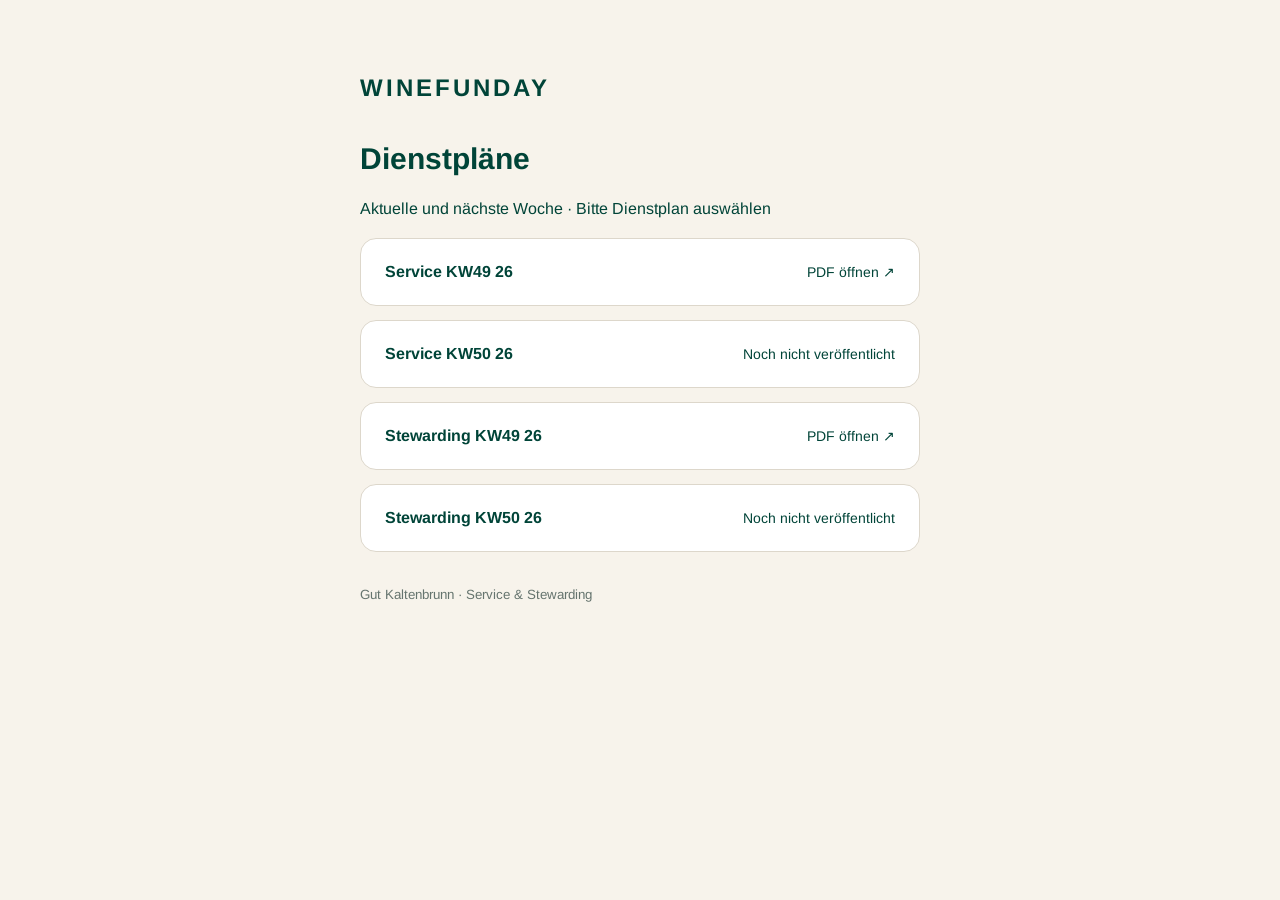
<file: dienstplaene/index.html>
<!doctype html><html lang="de"><head><meta charset="utf-8"><meta name="viewport" content="width=device-width,initial-scale=1"><meta name="robots" content="noindex,nofollow"><title>Dienstpläne · Gut Kaltenbrunn</title><style>body{background:#f7f3eb;color:#004438;font-family:Arial,sans-serif;margin:0}main{max-width:560px;margin:50px auto;padding:24px}.brand{font-size:24px;font-weight:bold;letter-spacing:3px}h1{font-size:30px;margin-top:40px}p{line-height:1.6}.plan{display:flex;align-items:center;justify-content:space-between;gap:16px;background:white;border:1px solid #ddd7cb;border-radius:16px;margin:14px 0;padding:24px;color:inherit;text-decoration:none}.plan span{font-size:14px}small{display:block;margin-top:35px;color:#65746e}</style><link rel="stylesheet" href="/typography.css?v=20261125" data-gkb-typography="20261125"></head><body><main><div class="brand">WINEFUNDAY</div><h1 id="title">Dienstpläne</h1><p id="dates"></p><section id="plans">Dienstpläne werden geladen …</section><small>Gut Kaltenbrunn · Service &amp; Stewarding</small></main><script>
const next=location.pathname.includes('naechste-woche');document.getElementById('title').textContent='Dienstpläne';
function weekAt(now){const parts=Object.fromEntries(new Intl.DateTimeFormat('en-GB',{timeZone:'Europe/Berlin',year:'numeric',month:'2-digit',day:'2-digit',hour:'2-digit',hourCycle:'h23'}).formatToParts(now).map(x=>[x.type,x.value]));const d=new Date(Date.UTC(+parts.year,+parts.month-1,+parts.day));if(d.getUTCDay()===1&&+parts.hour<6)d.setUTCDate(d.getUTCDate()-1);const day=d.getUTCDay()||7;d.setUTCDate(d.getUTCDate()-day+1+(next?7:0));const monday=new Date(d);d.setUTCDate(d.getUTCDate()+3);const year=d.getUTCFullYear(),first=new Date(Date.UTC(year,0,4));first.setUTCDate(first.getUTCDate()+3-((first.getUTCDay()+6)%7));return{year,week:1+Math.round((d-first)/604800000),monday};}
async function render(){const x=weekAt(new Date()),following=new Date(x.monday);following.setUTCDate(following.getUTCDate()+7);const d=new Date(following);d.setUTCDate(d.getUTCDate()+3);const year=d.getUTCFullYear(),first=new Date(Date.UTC(year,0,4));first.setUTCDate(first.getUTCDate()+3-((first.getUTCDay()+6)%7));const nextWeek=1+Math.round((d-first)/604800000);document.getElementById('dates').textContent='Aktuelle und nächste Woche · Bitte Dienstplan auswählen';try{const r=await fetch('/dienstplaene/plaene.json',{cache:'no-store'});if(!r.ok)throw Error();const data=await r.json(),box=document.getElementById('plans');box.replaceChildren();for(const department of ['Service','Stewarding'])for(const period of [{year:x.year,week:x.week},{year,week:nextWeek}]){const plan=data.plans.find(p=>p.department===department&&p.year===period.year&&p.week===period.week);const node=document.createElement(plan?'a':'div');node.className='plan';if(plan){node.href=plan.url;node.target='_blank';node.rel='noopener';}const name=document.createElement('strong');name.textContent=department+' KW'+period.week+' '+String(period.year).slice(-2);const hint=document.createElement('span');hint.textContent=plan?'PDF öffnen ↗':'Noch nicht veröffentlicht';node.append(name,hint);box.append(node);}}catch{document.getElementById('plans').textContent='Dienstpläne konnten nicht geladen werden. Bitte erneut versuchen.'}}
render();setInterval(render,60000);
</script></body></html>
</file>
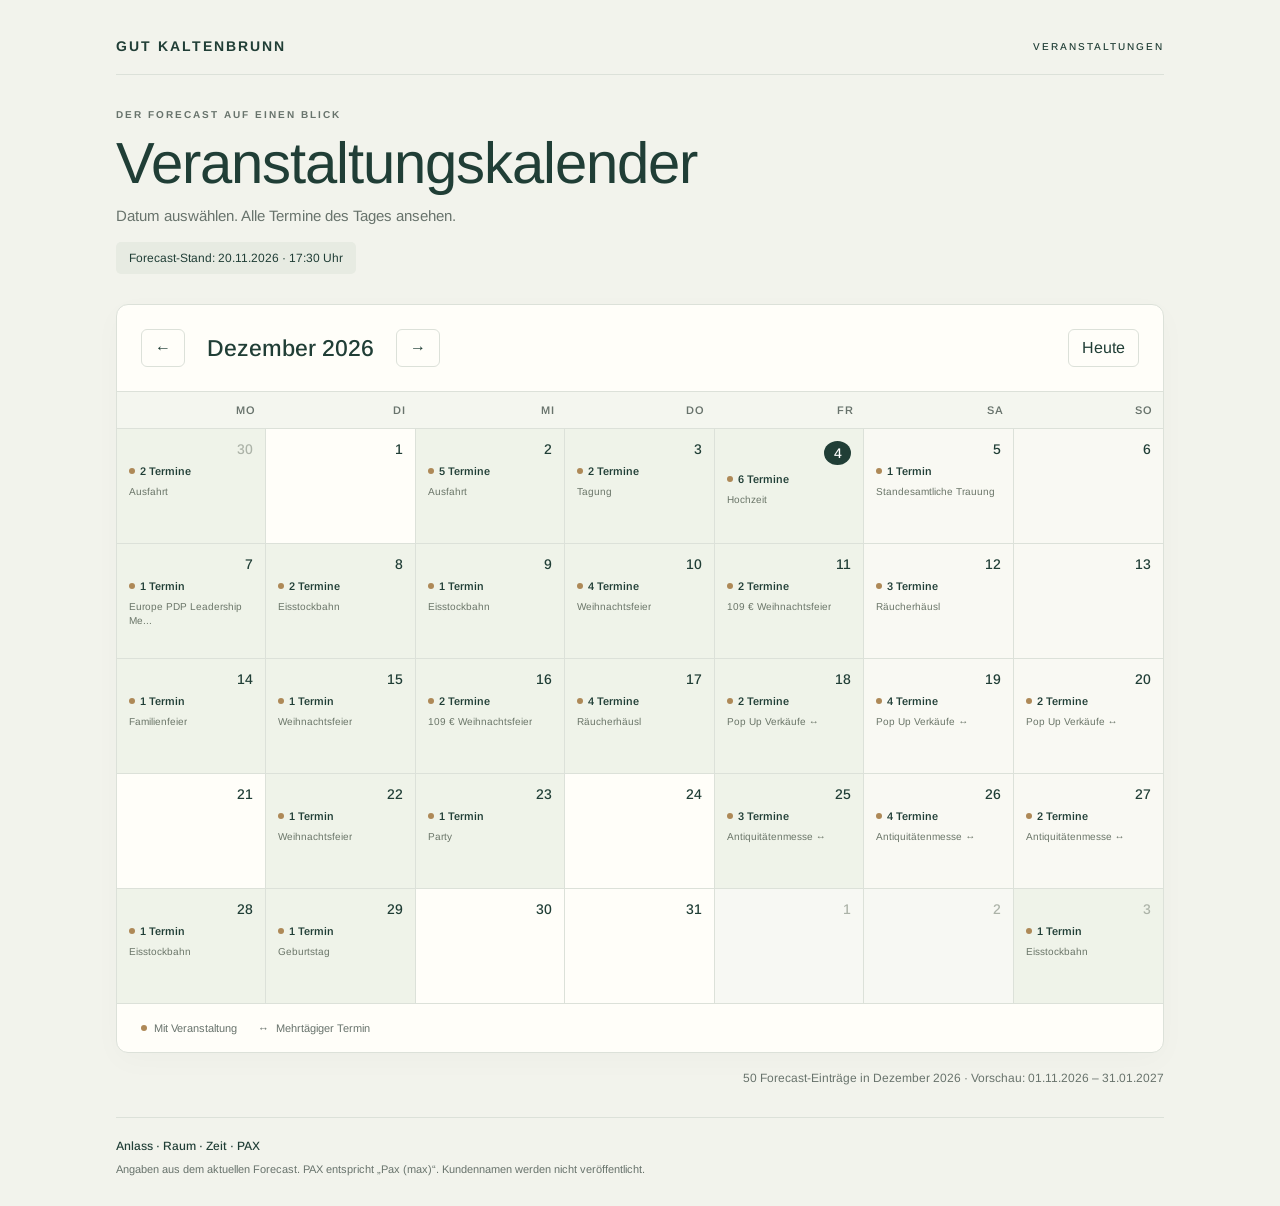
<file: kalender/index.html>
<!doctype html>
<html lang="de"><head><meta charset="utf-8"><meta name="viewport" content="width=device-width,initial-scale=1"><meta name="robots" content="noindex,nofollow"><meta name="theme-color" content="#203e36"><title>Veranstaltungskalender · Gut Kaltenbrunn</title><link rel="stylesheet" href="/kalender/style.css"><link rel="stylesheet" href="/typography.css?v=20261125" data-gkb-typography="20261125"></head>
<body><main><header class="masthead"><div class="brand">GUT KALTENBRUNN <span>VERANSTALTUNGEN</span></div><p class="eyebrow">DER FORECAST AUF EINEN BLICK</p><h1>Veranstaltungskalender</h1><p class="intro">Datum auswählen. Alle Termine des Tages ansehen.</p><p id="stand" class="stand" role="status">Forecast wird geladen …</p></header>
<section class="calendar-panel" aria-label="Monatskalender"><div class="toolbar"><div class="month-nav"><button id="prev" aria-label="Vorheriger Monat">←</button><h2 id="month"></h2><button id="next" aria-label="Nächster Monat">→</button></div><button id="today">Heute</button></div><div class="weekdays" aria-hidden="true"><span>Mo</span><span>Di</span><span>Mi</span><span>Do</span><span>Fr</span><span>Sa</span><span>So</span></div><div id="grid" class="grid" aria-label="Kalendertage"></div><div class="legend"><span class="dot"></span> Mit Veranstaltung <span class="range-symbol">↔</span> Mehrtägiger Termin</div></section>
<p id="summary" class="summary"></p><footer><p>Anlass · Raum · Zeit · PAX</p><p>Angaben aus dem aktuellen Forecast. PAX entspricht „Pax (max)“. Kundennamen werden nicht veröffentlicht.</p></footer></main>
<dialog id="details" aria-labelledby="day-title"><div class="dialog-header"><div><p class="eyebrow">TAGESÜBERSICHT</p><h2 id="day-title"></h2><p id="day-count"></p></div><button id="close" aria-label="Tagesübersicht schließen">✕</button></div><div id="cards"></div></dialog><script src="/kalender/calendar.js?v=20261125-ux"></script></body></html>
</file>
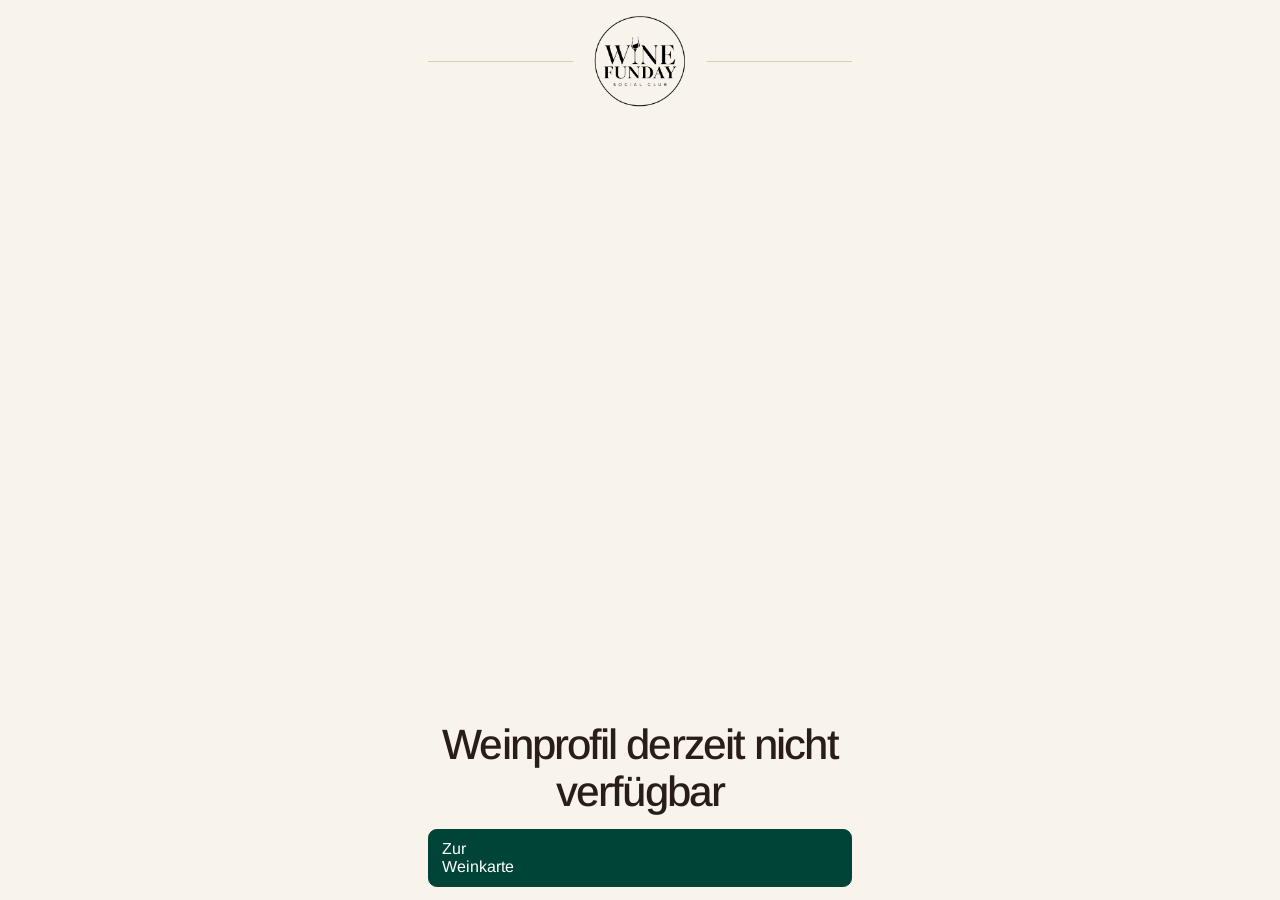
<file: wein/index.html>
<!doctype html>
<html lang="de">
<head>
<meta charset="utf-8">
<meta name="viewport" content="width=device-width, initial-scale=1, viewport-fit=cover">
<meta name="theme-color" content="#f8f4eb">
<meta name="robots" content="noindex, nofollow">
<title>Wein entdecken · WINEFUNDAY</title>
<script defer src="/restaurant-bottle-cutouts.js?v=1"></script>
<script defer src="/wein/flasche.js?v=5"></script>
<style>
  :root { color-scheme: light; --paper:#f8f4eb; --ink:#291d19; --wine:#602b37; --green:#004438; --line:#d9cdbc; --muted:#654f44; }
  *, *::before, *::after { box-sizing:border-box; }
  [hidden] { display:none !important; }
  html, body { margin:0; block-size:100%; overflow:hidden; overscroll-behavior:none; background:var(--paper); }
  body { color:var(--ink); font-family:system-ui,-apple-system,sans-serif; }
  main {
    display:grid;
    grid-template-rows:auto minmax(0,1fr) auto auto;
    gap:clamp(.45rem,1.5dvh,1rem);
    width:min(100%,31rem);
    height:100vh;
    height:100dvh;
    padding:max(env(safe-area-inset-top),.65rem) clamp(.9rem,5vw,2.25rem) max(env(safe-area-inset-bottom),.8rem);
    margin:auto;
    text-align:center;
  }
  header { display:flex; align-items:center; gap:1rem; }
  header::before, header::after { content:""; flex:1; height:1px; background:var(--line); }
  .logo { width:clamp(4.35rem,12dvh,6.4rem); aspect-ratio:1; object-fit:contain; }
  .bottle { position:relative; min-height:0; margin:0; }
  .bottle img { position:absolute; inset:0; width:100%; height:100%; object-fit:contain; }
  .origin { margin:0 0 .15rem; color:var(--muted); font-size:.83rem; font-weight:700; text-transform:uppercase; letter-spacing:.12em; }
  h1 { margin:0; font:500 clamp(1.7rem,7.8vw,2.65rem)/1.1 Georgia,serif; letter-spacing:-.045em; }
  h1.long { font-size:clamp(1.3rem,6vw,2.1rem); }
  .variety { margin:.2rem 0 0; color:var(--muted); font-size:.95rem; }
  nav { display:grid; gap:.42rem; text-align:left; }
  a { display:grid; grid-template-columns:1.6rem minmax(0,1fr); align-items:center; gap:.68rem; min-height:3.65rem; padding:.48rem .8rem; border:1px solid var(--line); color:var(--ink); background:#fffaf3; text-decoration:none; border-radius:.55rem; }
  a.primary { color:#fff; background:var(--green); border-color:var(--green); }
  a.shop { color:#fff; background:var(--wine); border-color:var(--wine); }
  a:focus-visible { outline:3px solid #ae713b; outline-offset:3px; }
  @media (hover:hover) { a:hover { box-shadow:0 2px 8px #291d1933; } }
  a:active { transform:translateY(1px); }
  a strong, a small { display:block; }
  a strong { font-size:1rem; line-height:1.22; }
  a small { margin-top:.16rem; font-size:.87rem; line-height:1.24; color:var(--muted); }
  a.primary small { color:#e6efea; }
  a.shop small { color:#faeaf0; }
  @media (max-height:630px) {
    main { gap:.38rem; }
    .logo { width:4.3rem; }
    a { min-height:3.12rem; padding-block:.36rem; }
    nav { gap:.34rem; }
  }
  svg { width:1.32rem; height:1.32rem; fill:none; stroke:currentColor; stroke-width:1.6; stroke-linecap:round; stroke-linejoin:round; }
</style>
<link rel="stylesheet" href="/typography.css?v=20261125" data-gkb-typography="20261125"></head>
<body>
<main>
  <header><img class="logo" src="/hofladen/winefunday-original.png" alt="WINEFUNDAY"></header>
  <figure class="bottle"><img id="bottle" alt="" hidden></figure>
  <section aria-labelledby="wine-name">
    <p class="origin" id="origin" hidden></p>
    <h1 id="wine-name" aria-live="polite">Wein wird geladen …</h1>
    <p class="variety" id="variety" hidden></p>
  </section>

  <nav aria-label="Diesen Wein entdecken">
    <a id="restaurant" class="primary" hidden>
      <svg viewBox="0 0 24 24" aria-hidden="true"><path d="M12 6v14M12 6C8 3 5 4 3 5v14c3-1 6-1 9 1 3-2 6-2 9-1V5c-2-1-5-2-9 1Z"/></svg>
      <span><strong>Wein in der Weinkarte entdecken</strong><small>Wie er schmeckt und wozu er passt</small></span>
    </a>
    <a id="instagram" hidden>
      <svg viewBox="0 0 24 24" aria-hidden="true"><rect x="3.5" y="3.5" width="17" height="17" rx="4"/><circle cx="12" cy="12" r="3.7"/><path d="M17 7h.01"/></svg>
      <span><strong>Wein auf Instagram entdecken</strong><small id="instagram-subtitle">Zum Beitrag oder Highlight des Weins</small></span>
    </a>
    <a id="hofladen" class="shop" hidden>
      <svg viewBox="0 0 24 24" aria-hidden="true"><path d="M5 8h14l1.5 12h-17L5 8Z"/><path d="M8 10V7a4 4 0 0 1 8 0v3"/></svg>
      <span><strong>Wein im Hofladen kaufen</strong><small id="shop-price"></small></span>
    </a>
    <a id="catalog" class="primary" href="/" hidden>Zur Weinkarte</a>
  </nav>
</main>
</body>
</html>
</file>
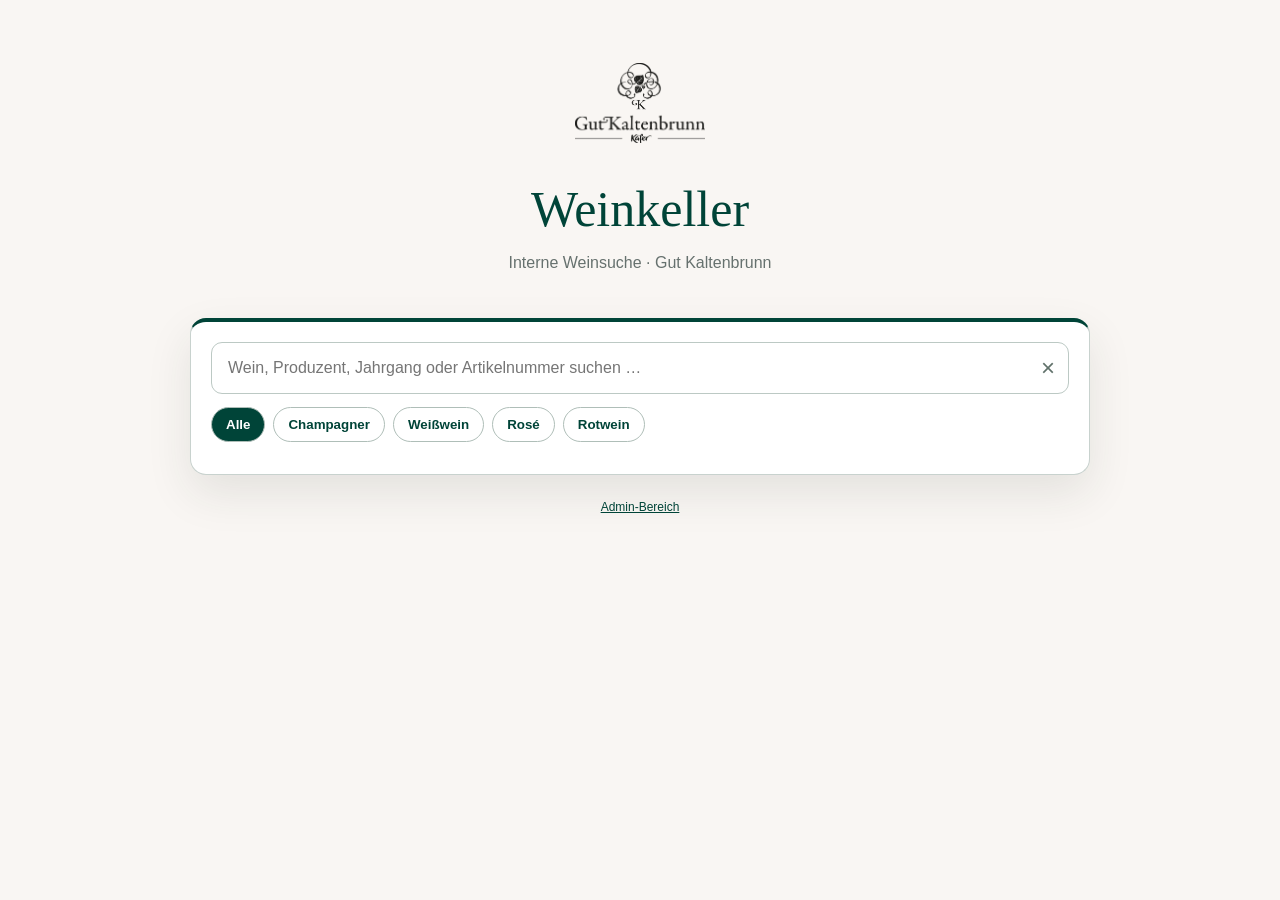
<file: weinkeller/index.html>
<!doctype html><html lang="de"><head><meta charset="utf-8"><meta name="viewport" content="width=device-width,initial-scale=1,maximum-scale=1,user-scalable=no"><meta name="theme-color" content="#004438"><title>Weinkeller · Gut Kaltenbrunn</title><style>
:root{--g:#004438;--iv:#F9F6F3;--ink:#26332f;--gold:#b3772d;--line:#d5d8d7;--shadow:0 18px 45px rgba(35,48,44,.10)}*{box-sizing:border-box}body{margin:0;background:var(--iv);color:var(--ink);font-family:Candara,Optima,"Segoe UI",Arial,sans-serif}.shell{width:min(900px,calc(100% - 28px));margin:auto}.hero{text-align:center;padding:38px 0 30px}.hero img{width:130px;height:130px;object-fit:contain}.hero h1{font:400 clamp(34px,6vw,50px) Georgia,serif;color:var(--g);margin:8px 0}.hero p{color:#66716e}.search-card{background:#fff;border:1px solid #c8d2ce;border-top:4px solid var(--g);border-radius:16px;padding:20px;box-shadow:var(--shadow)}.search-wrap{position:relative}.search{width:100%;border:1px solid #bcc9c4;border-radius:11px;padding:15px 46px 15px 16px;font-family:Candara,Optima,"Segoe UI",Arial,sans-serif;font-size:16px;line-height:1.25;color:var(--ink);outline:none}.clear{position:absolute;right:8px;top:50%;transform:translateY(-50%);border:0;background:none;font-size:24px;color:#60716a;cursor:pointer}.chips{display:flex;gap:8px;overflow-x:auto;margin-top:13px;padding-bottom:2px}.chip{flex:none;border:1px solid #afbeb8;border-radius:99px;background:#fff;color:var(--g);padding:9px 14px;font-weight:700}.chip.on{background:var(--g);color:#fff}.results{margin-top:10px}.suggestion{width:100%;text-align:left;background:#fff;border:0;border-top:1px solid #e7eae8;padding:13px;cursor:pointer}.suggestion b{display:block;color:var(--g);font-size:16px}.suggestion span{color:#66716e;font-size:13px}.detail{margin:22px 0 55px;background:#fff;border-radius:18px;overflow:hidden;box-shadow:var(--shadow)}.bottle{min-height:330px;display:flex;align-items:center;justify-content:center;padding:26px;border-bottom:1px solid var(--line)}.bottle img{max-height:300px;max-width:88%;object-fit:contain}.content{padding:25px}.tag{display:inline-block;background:var(--g);color:#fff;border-radius:3px;padding:5px 9px;font-size:10px;font-weight:700;letter-spacing:.12em;text-transform:uppercase}.content h2{font:400 clamp(30px,6vw,46px) Georgia,serif;color:#24372f;margin:12px 0 7px}.lead{color:#596562;margin:0 0 13px}.core{display:flex;flex-wrap:wrap;gap:10px 18px;border-top:1px solid var(--line);border-bottom:1px solid var(--line);padding:13px 0}.article{padding:13px 0;border-bottom:1px solid var(--line);color:#596562}.facts{display:grid;grid-template-columns:1fr 1fr;gap:10px;margin-top:15px}.fact{border:1px solid var(--line);border-radius:8px;padding:11px}.fact small{display:block;color:#65706c;font-size:10px;font-weight:700;letter-spacing:.09em;margin-bottom:4px}.section{border-top:1px solid var(--line);margin-top:20px;padding-top:18px}.section h3{font:400 20px Georgia,serif;color:var(--g);margin:0 0 8px}.section p{line-height:1.6}.actions{display:grid;gap:10px;margin-top:22px}.btn{display:block;text-align:center;text-decoration:none;border-radius:10px;padding:14px 16px;font-weight:700}.inside{background:var(--g);color:#fff}.cellar{background:#fff;color:var(--g);border:2px solid var(--g)}.order{background:var(--gold);color:#fff}.location{margin-top:15px;padding:14px;border-left:4px solid var(--gold);background:#faf9f5;border-radius:5px}.location b{display:block;color:var(--g)}.empty{text-align:center;padding:25px;color:#68716f}.admin{display:block;text-align:center;margin:25px;color:var(--g);font-size:12px}@media(max-width:580px){html,body{width:100%;max-width:100%;overflow-x:hidden}.shell{width:calc(100% - 22px);max-width:100%}.search{font-size:16px!important}.hero{padding:24px 0 18px}.hero img{width:105px;height:105px}.search-card{padding:15px}.facts{grid-template-columns:1fr}.detail{margin-top:15px}.bottle{min-height:270px}.bottle img{max-height:245px}.content{padding:22px}}
</style><script src="../wine-image-overrides.js"></script></head><body><main class="shell"><header class="hero"><img src="../Weinbilder/logo-gut-kaltenbrunn.png" alt="Gut Kaltenbrunn"><h1>Weinkeller</h1><p>Interne Weinsuche · Gut Kaltenbrunn</p></header><section class="search-card"><div class="search-wrap"><input id="q" class="search" autocomplete="off" placeholder="Wein, Produzent, Jahrgang oder Artikelnummer suchen …"><button id="clear" class="clear" aria-label="Suche löschen">×</button></div><div class="chips"><button type="button" class="chip on" data-group="">Alle</button><button type="button" class="chip" data-group="Champagner">Champagner</button><button type="button" class="chip" data-group="Weißwein">Weißwein</button><button type="button" class="chip" data-group="Rosé">Rosé</button><button type="button" class="chip" data-group="Rotwein">Rotwein</button></div><div id="results" class="results"></div></section><div id="detail"></div><a class="admin" href="./admin/">Admin-Bereich</a></main><script>
let wines=[],locations={},group='';const esc=s=>String(s??'').replace(/[&<>"']/g,m=>({'&':'&amp;','<':'&lt;','>':'&gt;','"':'&quot;',"'":'&#39;'}[m]));const V=v=>v!=null&&String(v).trim()&&!['—','-'].includes(String(v).trim());const val=(w,k)=>V(w[k])?esc(w[k]):'—';function loc(id){return Array.isArray(locations[id])?locations[id]:[]}
async function start(){try{const [w,l]=await Promise.all([fetch('../wines.json',{cache:'no-store'}),fetch('./locations.json',{cache:'no-store'})]);wines=(await w.json()).filter(x=>x.active===true).map(x=>{const o=window.WINE_IMAGE_OVERRIDES&&window.WINE_IMAGE_OVERRIDES[x.id];return o?{...x,image:'../'+o}:x.image?{...x,image:x.image.startsWith('http')?x.image:'../'+x.image}:x});locations=await l.json()}catch(e){results.innerHTML='<div class="empty">Daten konnten nicht geladen werden.</div>'}}
function render(){const t=q.value.trim().toLowerCase();detail.innerHTML='';if(t.length<3){results.innerHTML='';return}const rows=wines.filter(w=>([w.id,w.name,w.producer,w.year].join(' ')).toLowerCase().includes(t)&&(!group||mainGroup(w)===group)).slice(0,8);results.innerHTML=rows.length?rows.map(w=>'<button class="suggestion" data-id="'+esc(w.id)+'"><b>'+val(w,'name')+'</b><span>'+[w.producer,w.year,w.id].filter(V).map(esc).join(' · ')+'</span></button>').join(''):'<div class="empty">Kein Wein gefunden.</div>'}
function mainGroup(w){const x=String(w.category||'').toLowerCase();return /champ|sekt|crémant|cremant/.test(x)?'Champagner':/rosé|rose/.test(x)?'Rosé':/weiß|weiss/.test(x)?'Weißwein':/rot/.test(x)?'Rotwein':''}function fact(label,v){return V(v)?'<div class="fact"><small>'+label+'</small><b>'+esc(v)+'</b></div>':''}
function show(w){q.blur();q.value=[w.name,w.producer,w.year].filter(V).join(' ');results.innerHTML='';const ls=loc(w.id);detail.innerHTML='<article class="detail"><div class="bottle"><img src="'+esc(w.image||'')+'" alt="'+val(w,'name')+'"></div><div class="content">'+(V(w.category)?'<span class="tag">'+esc(w.category)+'</span>':'')+'<h2>'+val(w,'name')+'</h2><p class="lead">'+val(w,'producer')+'</p><div class="core">'+[w.year,w.size,w.price].filter(V).map(x=>'<b>'+esc(x)+'</b>').join('<span>·</span>')+'</div><div class="article">Artikelnummer: <b>'+val(w,'id')+'</b></div><div class="facts">'+fact('HERKUNFT',[w.region,w.country].filter(V).join(', '))+fact('REBSORTEN',w.grapes)+fact('AUSBAU',w.aging)+fact('TRINKREIFE',w.maturity)+'</div>'+(V(w.note)?'<section class="section"><h3>Meine Verkostungsnotiz</h3><p>'+esc(w.note)+'</p></section>':'')+(V(w.pairing)?'<section class="section"><h3>Speiseempfehlung</h3><p>'+esc(w.pairing)+'</p></section>':'')+(ls.length?ls.map(x=>'<div class="location"><b>'+esc(x.place)+' · '+esc(x.rack)+' · Ebene '+esc(x.level)+'</b><small>'+esc(x.code)+'</small></div>').join(''):'<div class="location"><b>Lagerort noch nicht erfasst</b></div>')+'<div class="actions"><a class="btn inside" href="../index.html?id='+encodeURIComponent(w.id)+'">WINEFUNDAY INSIDE</a><a class="btn inside" href="https://winefunday-drucktest.dominik511618.chatgpt.site/bestellen?wein='+encodeURIComponent(w.id)+'">JETZT DIREKT BESTELLEN</a><a class="btn cellar" href="./standort.html?id='+encodeURIComponent(w.id)+'">STANDORT IM WEINKELLER ANZEIGEN</a></div></div></article>';requestAnimationFrame(()=>document.querySelector('.detail').scrollIntoView({behavior:'smooth',block:'start'}))}
document.querySelectorAll('[data-group]').forEach(b=>b.onclick=()=>{group=b.dataset.group;document.querySelectorAll('[data-group]').forEach(x=>x.classList.toggle('on',x===b));render()});q.addEventListener('input',render);clear.onclick=()=>{q.value='';results.innerHTML='';detail.innerHTML='';q.focus()};results.onclick=e=>{const b=e.target.closest('[data-id]');if(b){const w=wines.find(x=>x.id===b.dataset.id);if(w)show(w)}};start();
</script></body></html>
</file>
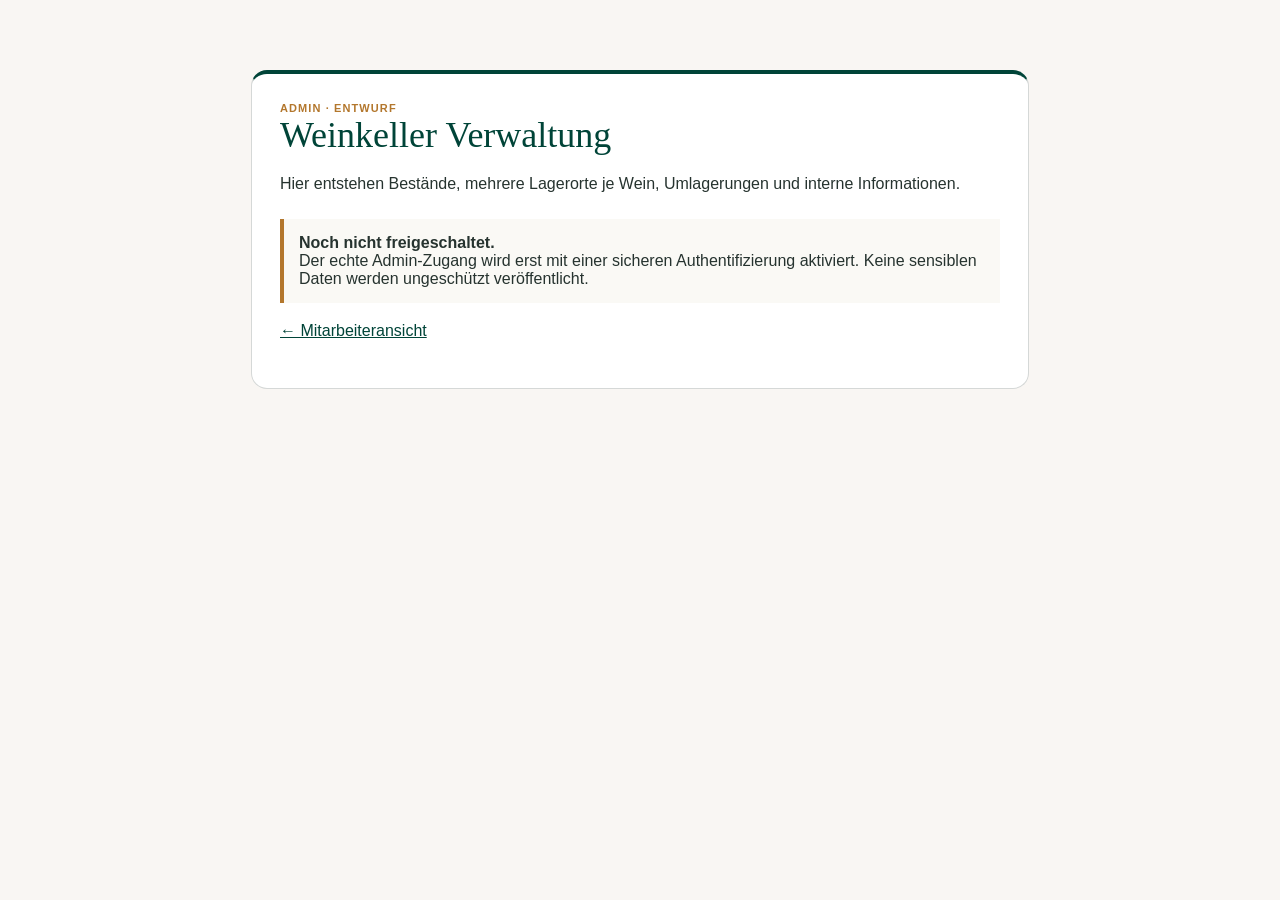
<file: weinkeller/admin/index.html>
<!doctype html><html lang="de"><head><meta charset="utf-8"><meta name="viewport" content="width=device-width,initial-scale=1"><meta name="theme-color" content="#004438"><title>Weinkeller Admin · Winefunday</title><style>body{margin:0;background:#F9F6F3;color:#26332f;font-family:Candara,Optima,"Segoe UI",Arial,sans-serif}.box{width:min(720px,calc(100% - 28px));margin:70px auto;background:#fff;border:1px solid #d5d8d7;border-top:4px solid #004438;border-radius:16px;padding:28px}h1{font:400 36px Georgia,serif;color:#004438;margin:0 0 12px}.tag{font-size:11px;font-weight:700;color:#b3772d;letter-spacing:.1em}p{line-height:1.55}.note{margin-top:22px;padding:15px;background:#faf9f5;border-left:4px solid #b3772d}a{color:#004438}</style></head><body><main class="box"><div class="tag">ADMIN · ENTWURF</div><h1>Weinkeller Verwaltung</h1><p>Hier entstehen Bestände, mehrere Lagerorte je Wein, Umlagerungen und interne Informationen.</p><div class="note"><b>Noch nicht freigeschaltet.</b><br>Der echte Admin-Zugang wird erst mit einer sicheren Authentifizierung aktiviert. Keine sensiblen Daten werden ungeschützt veröffentlicht.</div><p><a href="../">← Mitarbeiteransicht</a></p></main></body></html>
</file>
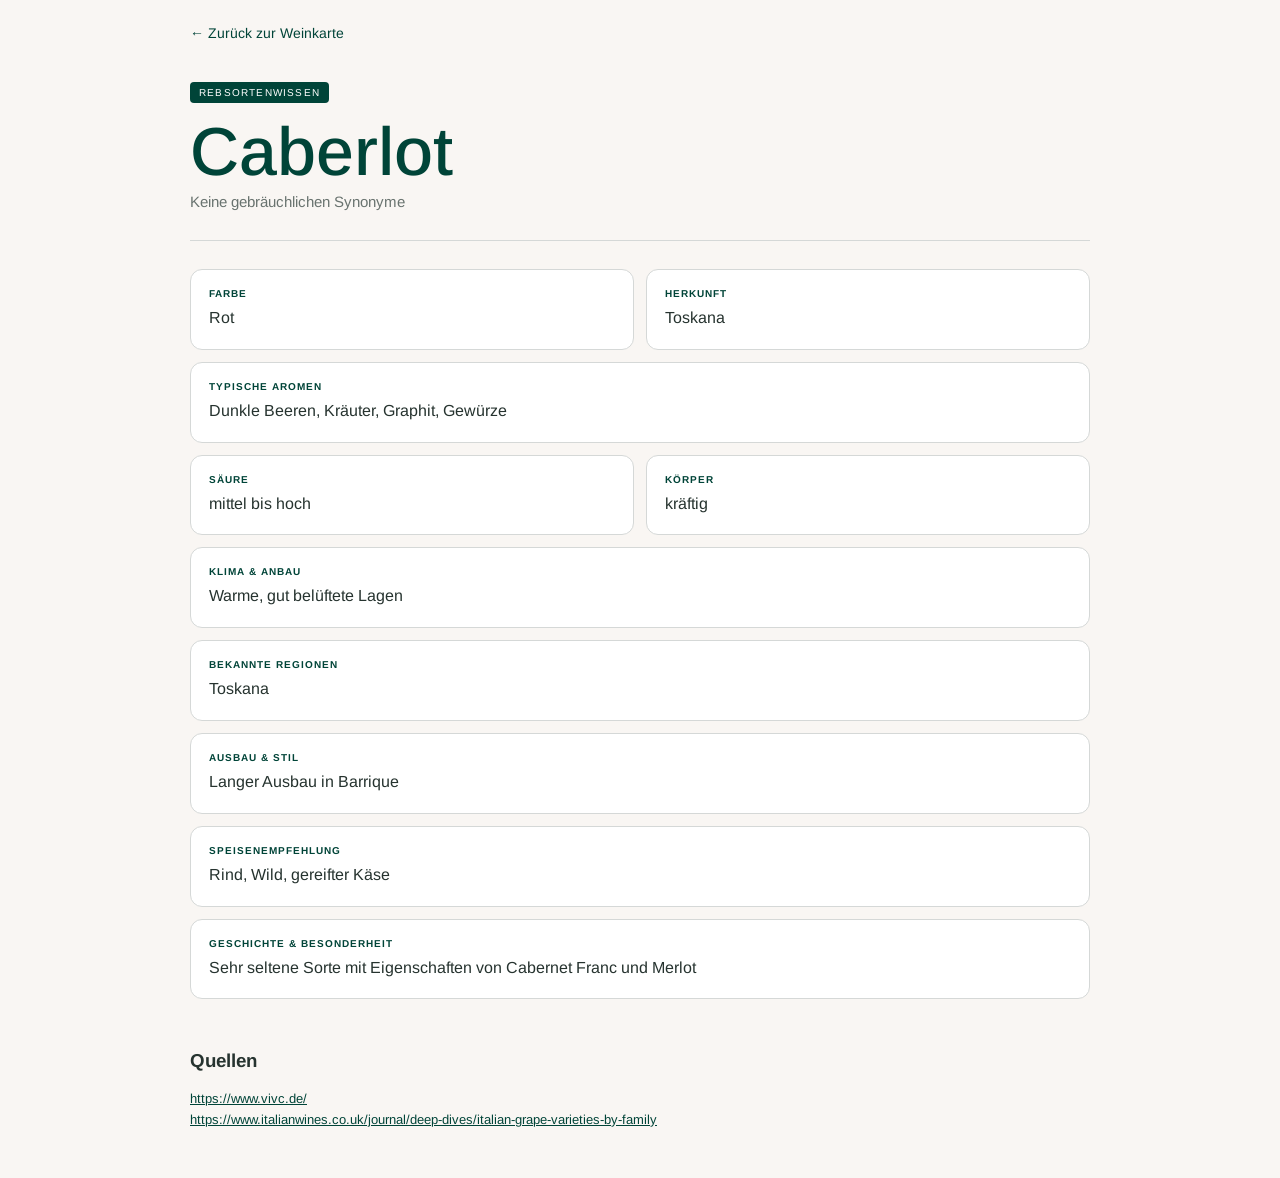
<file: grape.html>
<!doctype html><html lang="de"><head><meta charset="utf-8"><meta name="viewport" content="width=device-width,initial-scale=1"><meta name="theme-color" content="#004438"><title>Rebsortenwissen · Gut Kaltenbrunn</title><style>:root{--g:#004438;--gold:#C28A2C;--bg:#F9F6F3;--ink:#26332f;--line:#d5d8d7}*{box-sizing:border-box}body{margin:0;background:var(--bg);color:var(--ink);font-family:Candara,Optima,"Segoe UI",Arial,sans-serif}.shell{width:min(900px,calc(100% - 32px));margin:auto}.top{padding:24px 0 14px}.back{color:var(--g);text-decoration:none;font-size:14px}.hero{padding:26px 0 30px;border-bottom:1px solid var(--line)}.tag{display:inline-block;background:var(--g);color:#fff;border-radius:4px;padding:5px 9px;font-size:10px;letter-spacing:.12em}.hero h1{font:500 clamp(38px,7vw,68px)/1 Georgia,serif;color:var(--g);margin:14px 0 8px}.hero p,.syn{color:#69736f;font-size:15px}.intro{display:grid;grid-template-columns:repeat(2,1fr);gap:12px;padding:28px 0}.card{background:#fff;border:1px solid var(--line);border-radius:12px;padding:18px}.card.wide{grid-column:1/-1}.card small{display:block;color:var(--g);font-size:10px;font-weight:700;letter-spacing:.1em;margin-bottom:7px}.card p{margin:0;line-height:1.55}.sources{padding:4px 0 45px}.sources a{display:block;color:var(--g);font-size:13px;margin:6px 0;overflow-wrap:anywhere}.error{background:#fff;border:1px solid var(--line);border-left:5px solid var(--gold);padding:18px;margin-top:25px}@media(max-width:600px){.intro{grid-template-columns:1fr}.card.wide{grid-column:auto}.hero h1{font-size:42px}}</style><link rel="stylesheet" href="/typography.css?v=20261125" data-gkb-typography="20261125"></head><body><div class="shell"><div class="top"><a class="back" id="back" href="index.html">← Zurück zur Weinkarte</a></div><main id="app"><div class="hero"><h1>Rebsortenwissen</h1><p>Profil wird geladen …</p></div></main></div><script>(function(){var app=document.getElementById('app'),params=new URLSearchParams(window.location.search),name=params.get('name')||'',wine=params.get('wine')||'',back=document.getElementById('back');back.href=wine?'index.html?id='+encodeURIComponent(wine):'index.html';function esc(v){return String(v==null?'':v).replace(/[&<>"']/g,function(m){return{'&':'&amp;','<':'&lt;','>':'&gt;','"':'&quot;',"'":'&#39;'}[m]})}function box(label,value,wide){return'<section class="card '+(wide?'wide':'')+'"><small>'+label+'</small><p>'+esc(value||'—')+'</p></section>'}function norm(v){return String(v||'').toLowerCase().replace(/^\s+|\s+$/g,'')}fetch('grapes.json?v=20260829-1100',{cache:'no-store'}).then(function(r){if(!r.ok)throw new Error('HTTP '+r.status);return r.json()}).then(function(data){var g=null,i,j,syn;for(i=0;i<data.length;i++){if(norm(data[i].name)===norm(name)){g=data[i];break}syn=String(data[i].synonyms||'').split(',');for(j=0;j<syn.length;j++){if(norm(syn[j])===norm(name)){g=data[i];break}}if(g)break}if(!g){app.innerHTML='<div class="hero"><h1>Rebsorte nicht gefunden</h1><p>Gesucht: '+esc(name||'keine Rebsorte übergeben')+'</p></div>';return}document.title=g.name+' · Rebsortenwissen';app.innerHTML='<div class="hero"><span class="tag">REBSORTENWISSEN</span><h1>'+esc(g.name)+'</h1><div class="syn">'+esc(g.synonyms||'Keine gebräuchlichen Synonyme')+'</div></div><div class="intro">'+box('FARBE',g.color)+box('HERKUNFT',g.origin)+box('TYPISCHE AROMEN',g.aromas,1)+box('SÄURE',g.acidity)+box('KÖRPER',g.body)+box('KLIMA & ANBAU',g.climate,1)+box('BEKANNTE REGIONEN',g.regions,1)+box('AUSBAU & STIL',g.style,1)+box('SPEISENEMPFEHLUNG',g.food,1)+box('GESCHICHTE & BESONDERHEIT',g.history,1)+'</div><div class="sources"><h3>Quellen</h3>'+(g.source1?'<a href="'+esc(g.source1)+'" target="_blank" rel="noopener">'+esc(g.source1)+'</a>':'')+(g.source2?'<a href="'+esc(g.source2)+'" target="_blank" rel="noopener">'+esc(g.source2)+'</a>':'')+'</div>'}).catch(function(err){app.innerHTML='<div class="hero"><h1>Rebsortenwissen konnte nicht geladen werden</h1></div><div class="error"><b>grapes.json fehlt oder ist nicht gültig.</b><p>'+esc(err.message)+'</p></div>'})})();</script></body></html>
</file>
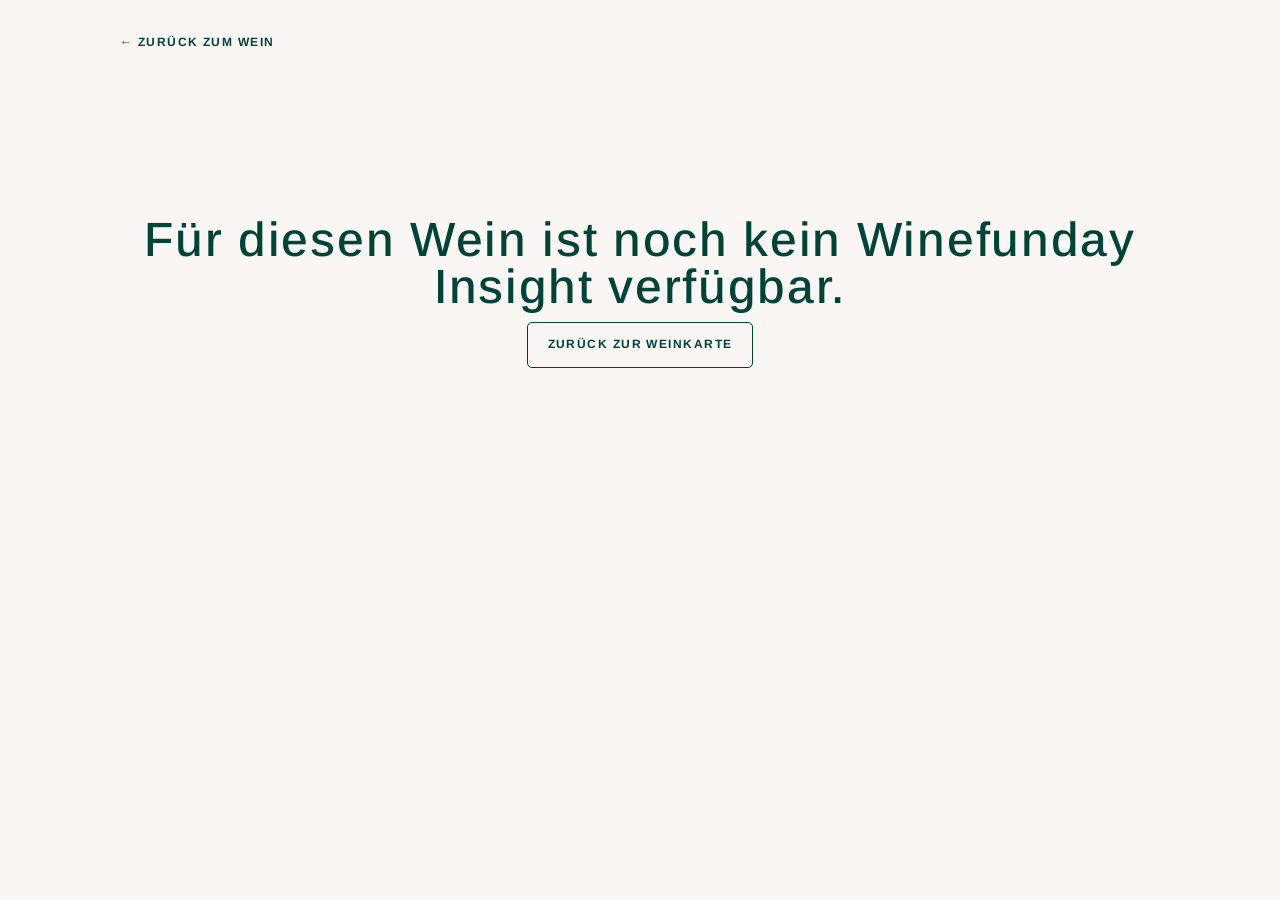
<file: insight.html>
<!doctype html>
<html lang="de">
<head>
  <meta charset="utf-8">
  <meta name="viewport" content="width=device-width, initial-scale=1">
  <meta name="theme-color" content="#004438">
  <title>Winefunday Insight</title>
  <style>
    :root{--green:#004438;--ivory:#F9F6F3;--gold:#b3772d;--ink:#26332f;--muted:#66736e;--line:#d7ddda;--white:#fff}
    *{box-sizing:border-box}
    html{scroll-behavior:smooth}
    body{margin:0;background:var(--ivory);color:var(--ink);font-family:Candara,Optima,"Segoe UI",Arial,sans-serif;line-height:1.65}
    .shell{width:min(1040px,calc(100% - 40px));margin:auto}
    .topbar{padding:28px 0}
    .back{color:var(--green);font-size:12px;font-weight:700;letter-spacing:.12em;text-decoration:none}
    .hero{padding:54px 0 72px;text-align:center}
    .brand{color:var(--green);font-size:14px;font-weight:700;letter-spacing:.28em;line-height:1.2}
    .brand strong{display:block;margin-top:4px;font-size:42px;font-weight:700;letter-spacing:.14em}
    .claim{margin:14px 0 48px;color:var(--muted);font-size:11px;letter-spacing:.16em}
    .producer{margin:0;color:var(--muted);font-size:17px}
    h1{margin:14px 0 12px;color:var(--green);font-family:Optima,Candara,"Segoe UI",Arial,sans-serif;font-size:clamp(38px,7vw,72px);font-weight:500;line-height:.98;letter-spacing:.035em}
    .meta{color:var(--muted);letter-spacing:.08em}
    .rule{height:1px;margin-top:46px;background:var(--line)}
    main{padding-bottom:76px}
    .section{padding:62px 0;border-bottom:1px solid var(--line)}
    .eyebrow{margin:0 0 24px;color:var(--green);font-size:12px;font-weight:700;letter-spacing:.16em}
    .radar-panel{padding:38px 28px 28px;background:rgba(255,255,255,.72);border:1px solid var(--line);border-radius:14px}
    .radar{width:min(760px,100%);margin:auto}
    .radar svg{display:block;width:100%;height:auto;overflow:visible}
    .radar-note{margin:18px 0 0;text-align:center;color:var(--muted);font-size:12px}
    .reading{max-width:800px;margin:32px auto 0;padding:22px 26px;border-left:2px solid var(--green);background:rgba(227,232,229,.5)}
    .reading h2{margin:0 0 8px;color:var(--green);font-size:12px;letter-spacing:.14em}
    .reading p{margin:0;color:#53605b;font-size:14px}
    .impression{max-width:820px;margin:auto;color:#34443f;font-family:Optima,Candara,"Segoe UI",Arial,sans-serif;font-size:clamp(22px,3vw,30px);line-height:1.55}
    .chips{display:flex;flex-wrap:wrap;gap:10px}
    .chip{padding:9px 15px;border:1px solid #bfc8c4;border-radius:999px;color:#42524d;font-size:13px}
    .grid{display:grid;grid-template-columns:repeat(3,1fr);gap:20px}
    .card{padding:26px;background:rgba(255,255,255,.68);border:1px solid var(--line);border-top:2px solid var(--green)}
    .card small,.fact small{display:block;margin-bottom:10px;color:var(--muted);font-size:11px;font-weight:700;letter-spacing:.12em}
    .card p{margin:0}
    .facts{display:grid;grid-template-columns:repeat(2,1fr);gap:20px}
    .fact{padding:26px;background:rgba(255,255,255,.58);border-top:2px solid var(--green)}
    .fact strong{display:block;color:var(--green);font-size:21px;font-weight:500;line-height:1.45}
    .finale{margin-top:58px;padding:44px;background:var(--green);color:var(--white)}
    .finale .eyebrow{color:#dbe7e2}
    .finale blockquote{margin:0 0 34px;font-family:Optima,Candara,"Segoe UI",Arial,sans-serif;font-size:clamp(21px,3vw,29px);line-height:1.5}
    .perfect{display:grid;grid-template-columns:1fr 2fr;gap:28px;padding-top:26px;border-top:1px solid rgba(255,255,255,.28)}
    .perfect strong{font-size:12px;letter-spacing:.13em}
    .perfect ul{margin:0;padding-left:18px}
    .bottom{padding:38px 0;text-align:center}
    .bottom a,.empty a{display:inline-block;padding:12px 20px;border:1px solid var(--green);border-radius:5px;color:var(--green);font-size:12px;font-weight:700;letter-spacing:.12em;text-decoration:none}
    .empty{padding:120px 0;text-align:center}
    .empty h1{font-size:clamp(30px,5vw,48px)}
    @media(max-width:720px){.shell{width:min(100% - 24px,1040px)}.topbar{padding:20px 0}.hero{padding:28px 0 48px}.brand strong{font-size:32px}.claim{margin-bottom:34px}.section{padding:42px 0}.radar-panel{padding:18px 4px 16px}.grid,.facts,.perfect{grid-template-columns:1fr}.radar-label{font-size:9px;letter-spacing:.4px}.impression{font-size:21px}.finale{padding:30px 22px}}
  </style>
<link rel="stylesheet" href="/typography.css?v=20261125" data-gkb-typography="20261125"></head>
<body>
  <div class="shell">
    <div class="topbar"><a class="back" id="backTop" href="index.html?id=CH806-1-NV">← ZURÜCK ZUM WEIN</a></div>
    <div id="app"></div>
  </div>
  <script>
    const insights = {
      "CH806-1-NV": {
        producer: "Laurent-Perrier",
        title: ["GRAND SIÈCLE", "ITÉRATION N°26"],
        meta: "Champagne · 0,75 l",
        radar: { "FRUCHT": 8, "FRISCHE": 9, "SÄURE": 8, "KÖRPER": 7, "STRUKTUR": 6, "HOLZ": 3, "WÜRZE": 6, "KOMPLEXITÄT": 10 },
        impression: "Grand Siècle N°26 ist für mich einer dieser Champagner, bei denen nicht Kraft, sondern Präzision beeindruckt. Zitrone und Clementine kommen zuerst, danach Haselnuss, Mandel, etwas Honig und diese sehr feine mineralische Spannung. Seidig, extrem lang und trotz der Tiefe erstaunlich frisch. Genau so stelle ich mir einen großen Prestige-Champagner vor.",
        character: ["Präzise", "Seidig", "Mineralisch", "Komplex", "Frisch"],
        aroma: { "Primär": "Zitrone · Clementine · Geißblatt", "Sekundär": "Frische Haselnuss · Mandel · frische Butter", "Reife": "Honig · kandierte Zitrone" },
        facts: { grapes: ["58 % Chardonnay", "42 % Pinot Noir"], vintages: ["2012 – 65 %", "2008 – 25 %", "2007 – 10 %"], crus: "8 Grands Crus", aging: "10 Jahre Hefelager", agingNote: "gilt für 0,75 l" },
        conclusion: "Ein Prestige-Champagner für alle, die mehr Präzision als Show suchen. Viel Tiefe, aber nie schwer. Für mich besonders stark zu Hummer, Steinbutt, Kaviar oder Trüffel.",
        perfect: ["Frische + Komplexität", "Mineralität", "große Champagner mit Tiefe", "Champagner als Essensbegleiter"]
      }
    };

    const esc = value => String(value ?? "").replace(/[&<>"']/g, char => char === "&" ? "&amp;" : char === "<" ? "&lt;" : char === ">" ? "&gt;" : char.charCodeAt(0) === 34 ? "&quot;" : "&#39;");

    function radar(data) {
      const labels = Object.keys(data), values = Object.values(data), cx = 350, cy = 330, radius = 210, count = labels.length;
      const point = (index, distance) => { const angle = -Math.PI / 2 + index * 2 * Math.PI / count; return [cx + Math.cos(angle) * distance, cy + Math.sin(angle) * distance]; };
      const polygon = distance => labels.map((_, index) => point(index, distance).join(",")).join(" ");
      const dataPolygon = values.map((value, index) => point(index, radius * value / 10).join(",")).join(" ");
      let grid = "";
      for (let step = 2; step <= 10; step += 2) grid += '<polygon points="' + polygon(radius * step / 10) + '" fill="none" stroke="#cbd2cf" stroke-width="1"/>';
      const axes = labels.map((_, index) => { const p = point(index, radius); return '<line x1="' + cx + '" y1="' + cy + '" x2="' + p[0] + '" y2="' + p[1] + '" stroke="#cbd2cf" stroke-width="1"/>'; }).join("");
      const text = labels.map((label, index) => { const p = point(index, radius + 48), anchor = Math.abs(p[0] - cx) < 10 ? "middle" : p[0] > cx ? "start" : "end"; return '<text class="radar-label" x="' + p[0] + '" y="' + p[1] + '" text-anchor="' + anchor + '" dominant-baseline="middle" fill="#3d4b47" font-size="12" font-weight="700" letter-spacing="1">' + esc(label) + '</text>'; }).join("");
      const dots = values.map((value, index) => { const p = point(index, radius * value / 10); return '<circle cx="' + p[0] + '" cy="' + p[1] + '" r="4" fill="#004438"/>'; }).join("");
      return '<svg viewBox="0 0 700 680" role="img" aria-label="Winefunday Insight Radar">' + grid + axes + '<polygon points="' + dataPolygon + '" fill="rgba(0,68,56,.16)" stroke="#004438" stroke-width="3"/>' + dots + text + '</svg>';
    }

    function render(wine) {
      const aromas = Object.entries(wine.aroma).map(([label, text]) => '<div class="card"><small>' + esc(label.toUpperCase()) + '</small><p>' + esc(text) + '</p></div>').join("");
      return '<header class="hero"><div class="brand">WINEFUNDAY<strong>INSIGHT</strong></div><div class="claim">SERIOUS WINE. NOT SO SERIOUS.</div><p class="producer">' + esc(wine.producer) + '</p><h1>' + esc(wine.title[0]) + '<br>' + esc(wine.title[1]) + '</h1><div class="meta">' + esc(wine.meta) + '</div><div class="rule"></div></header><main><section class="section"><p class="eyebrow">WINEFUNDAY INSIGHT RADAR</p><div class="radar-panel"><div class="radar">' + radar(wine.radar) + '</div><p class="radar-note">WINEFUNDAY-Einschätzung · 0 = niedrig · 10 = ausgeprägt</p></div><div class="reading"><h2>SO LIEST DU DEN INSIGHT</h2><p>Der Winefunday Insight zeigt nicht, ob ein Wein gut oder schlecht ist. Er zeigt, wie er sich anfühlt: von Frucht und Frische bis zu Körper, Würze und Komplexität. Die Werte sind unsere redaktionelle Einschätzung und keine analytischen Laborwerte.</p></div></section><section class="section"><p class="eyebrow">MEIN EINDRUCK</p><div class="impression">„' + esc(wine.impression) + '“</div></section><section class="section"><p class="eyebrow">CHARAKTER</p><div class="chips">' + wine.character.map(item => '<span class="chip">' + esc(item) + '</span>').join("") + '</div></section><section class="section"><p class="eyebrow">AROMATIK</p><div class="grid">' + aromas + '</div></section><section class="section"><p class="eyebrow">DIE FAKTEN</p><div class="facts"><div class="fact"><strong>' + wine.facts.grapes.map(esc).join("<br>") + '</strong></div><div class="fact"><small>ASSEMBLAGE</small><strong>' + wine.facts.vintages.map(esc).join("<br>") + '</strong></div><div class="fact"><strong>' + esc(wine.facts.crus) + '</strong></div><div class="fact"><strong>' + esc(wine.facts.aging) + '</strong><small>' + esc(wine.facts.agingNote) + '</small></div></div></section><section class="finale"><p class="eyebrow">WINEFUNDAY FAZIT</p><blockquote>„' + esc(wine.conclusion) + '“</blockquote><div class="perfect"><strong>PERFEKT WENN DU SUCHST:</strong><ul>' + wine.perfect.map(item => '<li>' + esc(item) + '</li>').join("") + '</ul></div></section><div class="bottom"><a href="index.html">ZURÜCK ZUR WEINKARTE</a></div></main>';
    }

    const params = new URLSearchParams(window.location.search);
    const id = params.get("id");
    const wine = insights[id];
    const app = document.getElementById("app");
    const back = document.getElementById("backTop");
    back.href = "index.html?id=" + encodeURIComponent(id || "CH806-1-NV");
    back.addEventListener("click", event => { if (history.length > 1) { event.preventDefault(); history.back(); } });
    app.innerHTML = wine ? render(wine) : '<div class="empty"><h1>Für diesen Wein ist noch kein Winefunday Insight verfügbar.</h1><a href="index.html">ZURÜCK ZUR WEINKARTE</a></div>';
  </script>
</body>
</html>
</file>
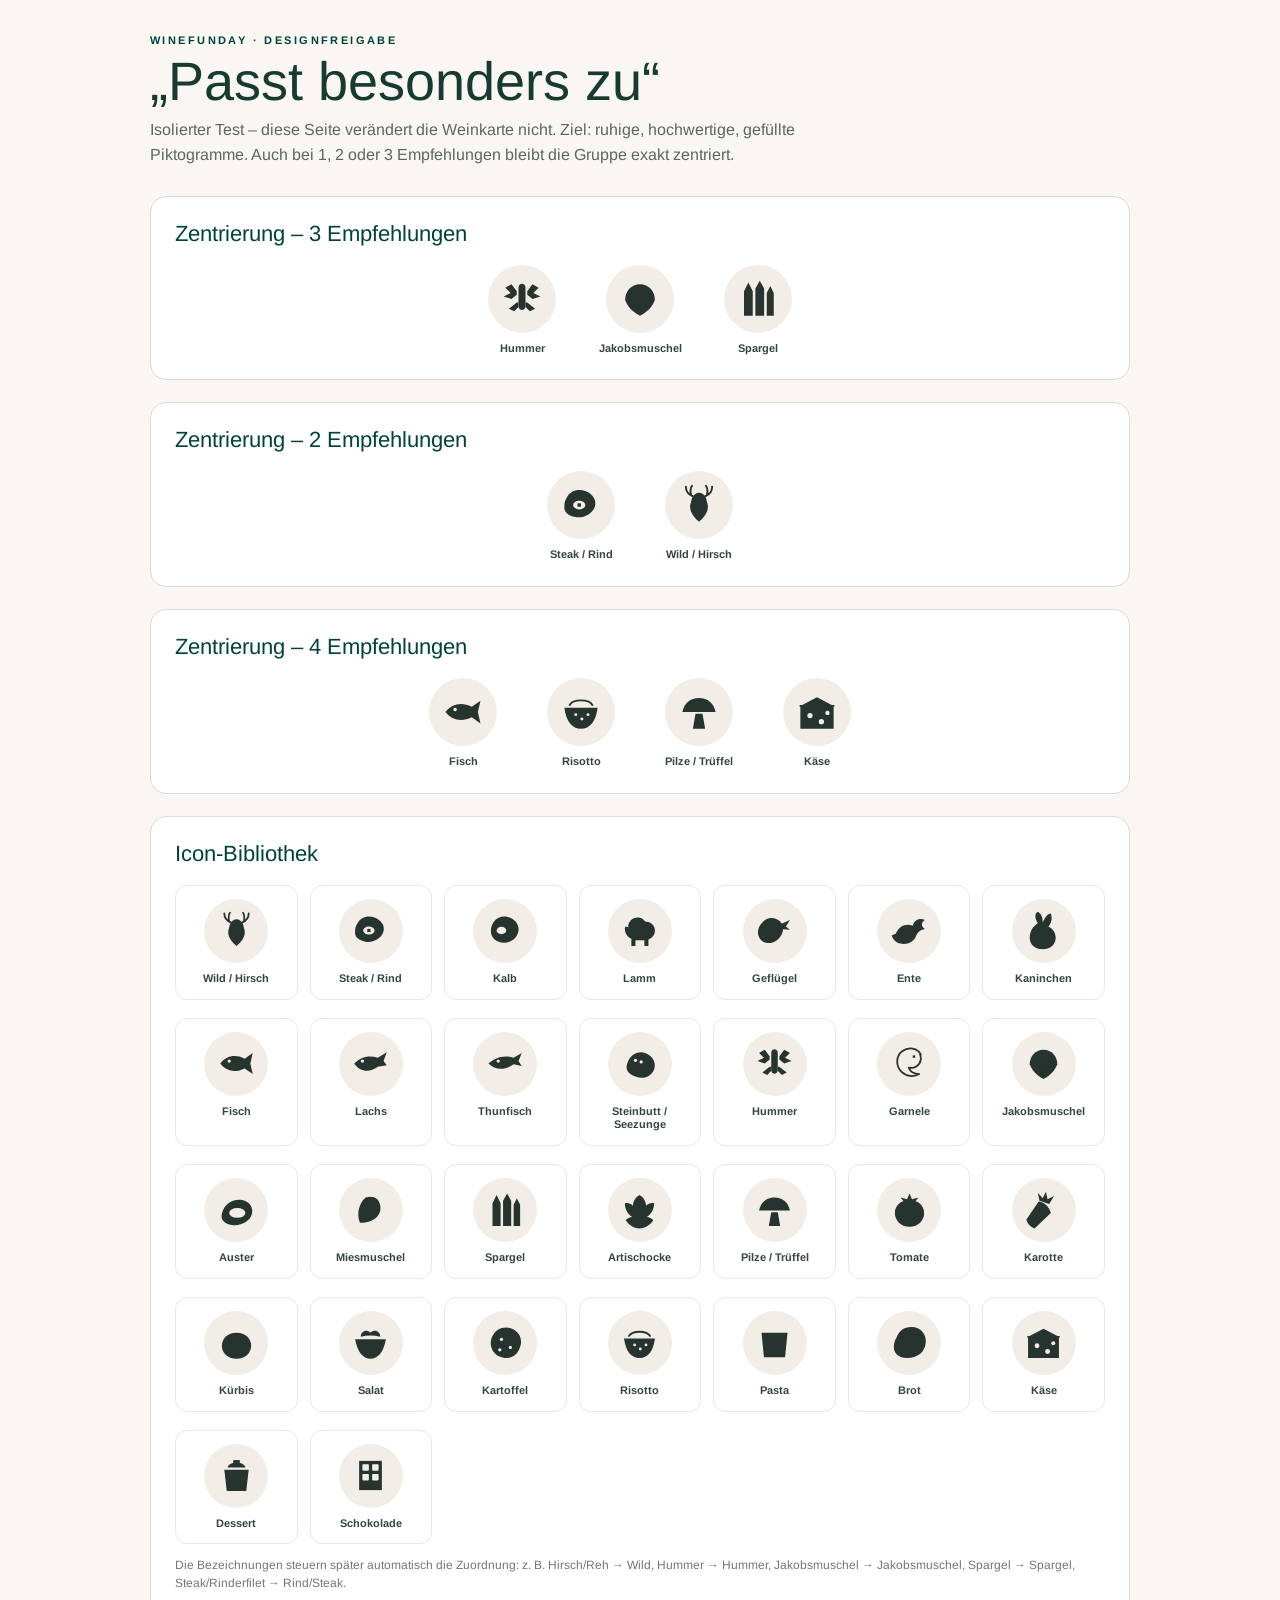
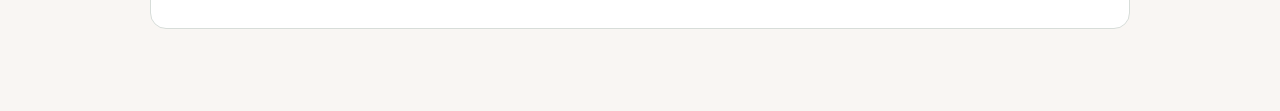
<file: pairing-icons-preview-v1.html>
<!doctype html><html lang="de"><head><meta charset="utf-8"><meta name="viewport" content="width=device-width,initial-scale=1"><title>Winefunday · Pairing Icons Preview</title><style>:root{--g:#004438;--ink:#26332f;--iv:#F9F6F3;--soft:#F2EEE7;--line:#D7DDD9}*{box-sizing:border-box}body{margin:0;background:var(--iv);color:var(--ink);font-family:Candara,Optima,"Segoe UI",Arial,sans-serif}.wrap{width:min(980px,calc(100% - 28px));margin:auto;padding:34px 0 60px}.eyebrow{font-size:11px;font-weight:800;letter-spacing:.22em;color:var(--g);text-transform:uppercase}.title{font:400 clamp(34px,6vw,54px)/1 Georgia,"Times New Roman",serif;color:#173a31;margin:8px 0 10px}.lead{max-width:720px;color:#5b6763;line-height:1.55;margin:0 0 28px}.panel{background:#fff;border:1px solid var(--line);border-radius:16px;padding:24px;margin:0 0 22px}.panel h2{font:400 22px Georgia,serif;color:var(--g);margin:0 0 18px}.demo{display:flex;flex-wrap:wrap;justify-content:center;align-items:flex-start;gap:18px 14px}.pair{width:104px;text-align:center}.pi{width:68px;height:68px;margin:0 auto 9px;border-radius:50%;background:var(--soft);display:grid;place-items:center}.pi svg{width:42px;height:42px;display:block}.pl{font-size:11px;font-weight:700;line-height:1.25;color:#34463f}.all{display:grid;grid-template-columns:repeat(auto-fit,minmax(112px,1fr));gap:18px 12px}.card{text-align:center;padding:13px 6px;border:1px solid #ece9e3;border-radius:12px;background:#fff}.card .pi{width:64px;height:64px}.card .pi svg{width:39px;height:39px}.note{font-size:12px;color:#6f7874;line-height:1.5;margin-top:12px}@media(max-width:520px){.wrap{padding-top:22px}.panel{padding:19px 14px}.pair{width:86px}.pi{width:60px;height:60px}.pi svg{width:37px;height:37px}.demo{gap:16px 8px}}</style><link rel="stylesheet" href="/typography.css?v=20261125" data-gkb-typography="20261125"></head><body><div class="wrap"><div class="eyebrow">Winefunday · Designfreigabe</div><h1 class="title">„Passt besonders zu“</h1><p class="lead">Isolierter Test – diese Seite verändert die Weinkarte nicht. Ziel: ruhige, hochwertige, gefüllte Piktogramme. Auch bei 1, 2 oder 3 Empfehlungen bleibt die Gruppe exakt zentriert.</p><section class="panel"><h2>Zentrierung – 3 Empfehlungen</h2><div class="demo" id="demo3"></div></section><section class="panel"><h2>Zentrierung – 2 Empfehlungen</h2><div class="demo" id="demo2"></div></section><section class="panel"><h2>Zentrierung – 4 Empfehlungen</h2><div class="demo" id="demo4"></div></section><section class="panel"><h2>Icon-Bibliothek</h2><div class="all" id="all"></div><p class="note">Die Bezeichnungen steuern später automatisch die Zuordnung: z. B. Hirsch/Reh → Wild, Hummer → Hummer, Jakobsmuschel → Jakobsmuschel, Spargel → Spargel, Steak/Rinderfilet → Rind/Steak.</p></section></div><script>const C='#26332f',BG='#F2EEE7';const svg=b=>`<svg viewBox="0 0 48 48" aria-hidden="true">${b}</svg>`;const F=d=>`<path d="${d}" fill="${C}"/>`;const S=d=>`<path d="${d}" fill="none" stroke="${C}" stroke-width="2.2" stroke-linecap="round" stroke-linejoin="round"/>`;const E=(cx,cy,rx,ry)=>`<ellipse cx="${cx}" cy="${cy}" rx="${rx}" ry="${ry}" fill="${BG}"/>`;const D={
'Wild / Hirsch':svg(S('M17 14c-5-2-8-6-8-11M15 13c-1-4-1-8 1-11M31 14c5-2 8-6 8-11M33 13c1-4 1-8-1-11')+F('M16 16c2-4 5-6 8-6s6 2 8 6l2 8c1 5-2 13-10 19-8-6-11-14-10-19l2-8Z')),
'Steak / Rind':svg(F('M8 15c4-7 12-10 21-7 8 3 13 10 11 17-2 8-11 14-21 13C10 37 4 32 5 25c0-4 1-7 3-10Z')+E(22,24,7,5)+F('M20 22h4v4h-4z')),
'Kalb':svg(F('M9 14c4-6 10-8 17-7 9 2 15 9 14 17-1 9-9 15-18 15S6 33 6 25c0-4 1-8 3-11Z')+E(19,24,6,4.5)),
'Lamm':svg(F('M10 20c0-7 5-12 12-12 4 0 7 2 9 5 7 0 12 5 12 11 0 5-3 9-8 11v8h-5v-7H19v7h-5v-9c-5-2-8-7-8-12 0-1 0-2 .5-3L10 20Z')),
'Geflügel':svg(F('M9 14c6-7 16-7 22-1 6 7 4 17-4 23-8 6-19 4-22-4-3-6-1-13 4-18Z')+F('M32 16l11-5-5 8 5 4-12-1 1-6Z')),
'Ente':svg(F('M7 28c4-9 12-13 21-10 2-7 8-10 15-7-5 3-5 8 0 11-6 1-9 4-11 9-3 7-11 11-19 9-6-1-9-5-11-10l5-2Z')),
'Kaninchen':svg(F('M17 15C13 9 13 3 17 1c5 3 6 8 6 13 3-7 7-11 10-11 2 6 1 12-3 16 6 3 9 8 9 14 0 9-7 14-16 14S7 42 7 33c0-8 4-14 10-18Z')),
'Fisch':svg(F('M4 24c7-9 18-12 30-6l10-7-3 13 3 13-10-7C22 36 11 33 4 24Z')+E(15,21,2,2)),
'Lachs':svg(F('M4 24c8-8 18-11 29-7l11-7-4 11 4 5-11 2c-11 8-22 6-29-4Z')+E(14,21,2,2)),
'Thunfisch':svg(F('M3 24c8-7 19-11 31-7l10-6-4 10 4 6-10-2c-11 8-23 7-31-1Z')+E(15,21,2,2)),
'Steinbutt / Seezunge':svg(F('M9 24c3-10 12-16 22-13 9 3 14 12 11 20-3 9-13 13-23 9C10 37 6 31 9 24Z')+E(19,20,2,2)+E(26,22,2,2)),
'Hummer':svg(F('M20 11c0-6 8-6 8 0v21c0 6-8 6-8 0V11Z')+F('M18 15l-6-8-7 4 6 6-8 4 9 3 6-5v-4Zm12 0 6-8 7 4-6 6 8 4-9 3-6-5v-4ZM18 28l-9 7 6 3 5-5v-5Zm12 0 9 7-6 3-5-5v-5Z')),
'Garnele':svg(S('M38 13c-4-8-15-10-23-4C7 15 7 27 14 34c6 6 15 7 22 3-6 0-11-3-13-8 7 2 14-3 15-10 0-2 0-4-1-6')+F('M28 14h3v3h-3z')),
'Jakobsmuschel':svg(F('M24 7C14 7 7 15 7 25c3 8 9 14 17 18 8-4 14-10 17-18 0-10-7-18-17-18Z')+S('M24 10v29M18 11l4 28M30 11l-4 28M12 18l9 22M36 18l-9 22')),
'Auster':svg(F('M6 28c2-11 13-19 25-17 9 2 14 9 12 17-2 9-13 15-23 14C10 41 4 36 6 28Z')+E(25,27,10,6)),
'Miesmuschel':svg(F('M11 39C7 29 9 16 18 8c9-3 17 1 18 10 2 11-7 21-25 21Z')+S('M16 34c7-2 13-8 16-16')),
'Spargel':svg(F('M8 43V15l5-10 5 10v28H8Zm13 0V12l5-9 5 9v31H21Zm13 0V17l4-8 4 8v26h-8Z')),
'Artischocke':svg(F('M24 5c5 3 8 8 8 13 3-3 7-4 10-3 0 7-3 13-9 17 3 0 6 2 8 4-5 7-11 10-17 10S12 43 7 36c2-2 5-4 8-4-6-4-9-10-9-17 3-1 7 0 10 3 0-5 3-10 8-13Z')),
'Pilze / Trüffel':svg(F('M5 24C7 14 14 8 24 8s17 6 19 16H5Zm15 2h8l3 17H17l3-17Z')),
'Tomate':svg(F('M24 11c11 0 18 7 18 16S35 44 24 44 6 36 6 27 13 11 24 11Zm0-8 3 7 8-2-5 6-6-3-6 3-5-6 8 2 3-7Z')),
'Karotte':svg(F('M18 13c8 1 13 7 15 14L13 46c-5-2-9-6-10-11l15-22Zm1-1L17 2l6 7 4-8 2 9 8-4-6 10-12-4Z')),
'Kürbis':svg(F('M24 12c11 0 18 7 18 16S35 44 24 44 6 37 6 28s7-16 18-16Z')+S('M24 15v26M16 16c-5 6-5 18 0 24M32 16c5 6 5 18 0 24')),
'Salat':svg(F('M5 20h38c-3 16-10 24-19 24S8 36 5 20Z')+F('M12 17c0-7 7-10 12-5 5-5 12-2 12 5-8-2-16-2-24 0Z')),
'Kartoffel':svg(F('M8 16c4-9 15-13 24-9 10 4 14 15 9 25-4 10-15 14-25 9C7 37 3 25 8 16Z')+E(19,20,2,2)+E(30,30,2,2)+E(17,33,2,2)),
'Risotto':svg(F('M5 19h38c-2 16-9 24-19 24S7 35 5 19Z')+S('M11 16c4-7 22-7 26 0')+E(18,27,1.7,1.7)+E(25,32,1.7,1.7)+E(32,27,1.7,1.7)),
'Pasta':svg(F('M8 12h32l-3 30H11L8 12Z')+S('M14 20c6-5 14 5 20 0M15 29c6-5 12 5 18 0')),
'Brot':svg(F('M8 18c3-9 11-14 20-13 10 1 17 9 16 19-1 12-10 19-23 19C9 43 3 35 5 26c.5-3 1.5-6 3-8Z')+S('M16 14l5 7M24 10l5 7M32 12l5 7')),
'Käse':svg(F('M5 17 24 7l19 10v26H5V17Z')+S('M5 17h38')+E(16,28,3,3)+E(29,35,3,3)+E(36,25,2.5,2.5)),
'Dessert':svg(F('M9 17h30l-3 26H12L9 17Z')+F('M13 14c2-8 20-8 22 0H13Z')+F('M20 5h8v8h-8z')),
'Schokolade':svg(F('M10 6h28v36H10V6Z')+`<rect x="14" y="10" width="8" height="8" rx="1" fill="${BG}"/><rect x="26" y="10" width="8" height="8" rx="1" fill="${BG}"/><rect x="14" y="22" width="8" height="8" rx="1" fill="${BG}"/><rect x="26" y="22" width="8" height="8" rx="1" fill="${BG}"/>`)
};function item(label){return `<div class="pair"><div class="pi">${D[label]}</div><div class="pl">${label}</div></div>`}document.getElementById('demo3').innerHTML=['Hummer','Jakobsmuschel','Spargel'].map(item).join('');document.getElementById('demo2').innerHTML=['Steak / Rind','Wild / Hirsch'].map(item).join('');document.getElementById('demo4').innerHTML=['Fisch','Risotto','Pilze / Trüffel','Käse'].map(item).join('');document.getElementById('all').innerHTML=Object.keys(D).map(k=>`<div class="card"><div class="pi">${D[k]}</div><div class="pl">${k}</div></div>`).join('');</script></body></html>
</file>
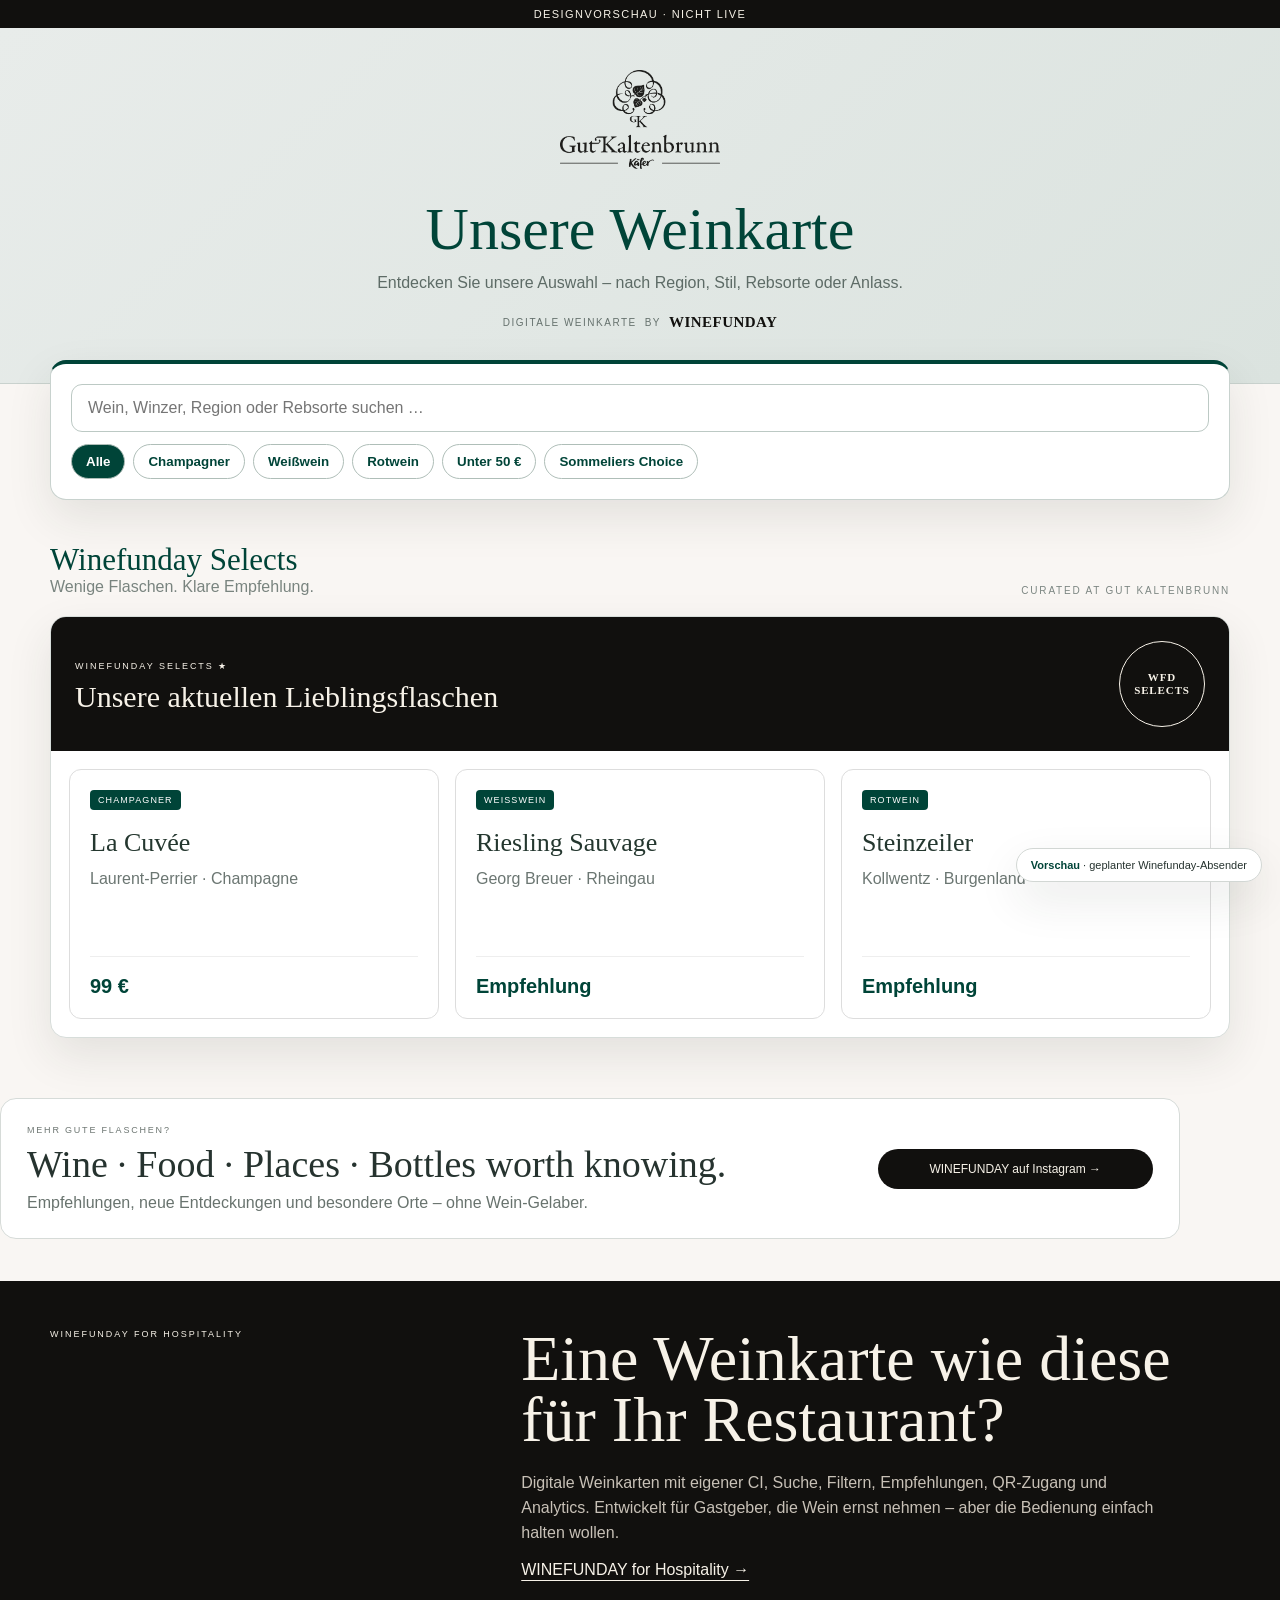
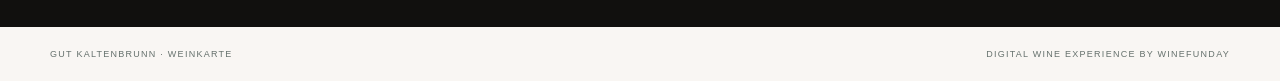
<file: wfd-preview.html>
<!doctype html><html lang="de"><head><meta charset="utf-8"><meta name="viewport" content="width=device-width,initial-scale=1"><meta name="theme-color" content="#004438"><title>Vorschau · Gut Kaltenbrunn × Winefunday</title><style>:root{--g:#004438;--iv:#F9F6F3;--ink:#26332f;--white:#fff;--line:#d7ddda;--gold:#b3772d;--wfd:#11100e;--cream:#f7f2e8;--shadow:0 18px 45px rgba(35,48,44,.1)}*{box-sizing:border-box}body{margin:0;background:var(--iv);color:var(--ink);font-family:Candara,Optima,"Segoe UI",Arial,sans-serif}.shell{width:min(1180px,calc(100% - 32px));margin:auto}.topnote{background:var(--wfd);color:var(--cream);text-align:center;padding:8px 14px;font-size:11px;letter-spacing:.13em}.hero{padding:42px 0 52px;background:linear-gradient(135deg,#e8ecea,#dbe3df);border-bottom:1px solid #c9d2ce;text-align:center}.hero img{width:160px;max-width:42vw}.hero h1{font:400 clamp(34px,5vw,60px) Georgia,serif;color:var(--g);margin:22px 0 10px}.hero p{margin:0;color:#5d6b66;font-size:16px}.powered{margin:22px auto 0;display:inline-flex;gap:8px;align-items:center;font-size:10px;letter-spacing:.15em;text-transform:uppercase;color:#65716d}.powered b{font-family:Georgia,serif;font-size:15px;letter-spacing:.03em;color:var(--wfd)}.filters{margin-top:-24px}.filter-card{background:#fff;border:1px solid #c8d2ce;border-top:4px solid var(--g);border-radius:16px;padding:20px;box-shadow:var(--shadow)}.search{width:100%;border:1px solid #bcc9c4;border-radius:11px;padding:14px 16px;font-size:16px}.chips{display:flex;gap:8px;overflow:auto;margin-top:12px}.chip{white-space:nowrap;border:1px solid #afbeb8;border-radius:99px;background:#fff;color:var(--g);padding:9px 14px;font-weight:700}.chip.on{background:var(--g);color:#fff}.section{padding:42px 0}.head{display:flex;justify-content:space-between;gap:20px;align-items:end;margin-bottom:20px}.head h2{margin:0;color:var(--g);font:400 31px Georgia,serif}.head p{margin:0;color:#79847f}.select-wrap{background:#fff;border:1px solid var(--line);border-radius:16px;overflow:hidden;box-shadow:var(--shadow)}.select-banner{display:grid;grid-template-columns:1fr auto;gap:20px;align-items:center;padding:24px;background:var(--wfd);color:var(--cream)}.select-banner small{font-size:9px;letter-spacing:.22em}.select-banner h3{font:400 30px Georgia,serif;margin:7px 0 0}.wfd-mark{width:86px;height:86px;border:1px solid var(--cream);border-radius:50%;display:grid;place-items:center;text-align:center;font:700 11px/1.25 Georgia,serif;letter-spacing:.08em}.cards{display:grid;grid-template-columns:repeat(3,1fr);gap:16px;padding:18px}.card{background:#fff;border:1px solid #ddd;border-radius:12px;padding:20px;min-height:250px;display:flex;flex-direction:column}.badge{width:max-content;background:var(--g);color:#fff;border-radius:4px;padding:5px 8px;font-size:9px;letter-spacing:.12em}.card h3{font:400 26px Georgia,serif;margin:18px 0 9px;color:#24372f}.card p{color:#6b7672;line-height:1.45;margin:0}.price{margin-top:auto;padding-top:18px;border-top:1px solid #eee;font-weight:800;font-size:20px;color:var(--g)}.social{margin:18px 0 42px;padding:26px;border:1px solid #d6dbd8;border-radius:16px;background:#fff;display:grid;grid-template-columns:1.5fr .5fr;gap:24px;align-items:center}.social .eyebrow{font-size:9px;letter-spacing:.2em;color:#6d7672}.social h2{font:400 38px Georgia,serif;margin:7px 0 8px}.social p{margin:0;color:#68736e}.btn{display:inline-flex;justify-content:center;align-items:center;text-decoration:none;border-radius:999px;padding:13px 18px;background:var(--wfd);color:var(--cream);font-size:12px}.hospitality{background:var(--wfd);color:var(--cream);padding:48px 0}.hospitality .inner{display:grid;grid-template-columns:.7fr 1.3fr;gap:7vw}.hospitality .label{font-size:9px;letter-spacing:.22em}.hospitality h2{font:400 clamp(38px,5vw,68px) Georgia,serif;line-height:.95;margin:0 0 20px}.hospitality p{color:#c8c1b7;line-height:1.55;max-width:650px}.hospitality a{color:var(--cream);text-underline-offset:5px}.footer{padding:22px 0;display:flex;justify-content:space-between;gap:20px;font-size:9px;letter-spacing:.14em;text-transform:uppercase;color:#66716d}.preview-note{position:fixed;right:18px;bottom:18px;background:#fff;border:1px solid #d2d7d4;border-radius:999px;padding:10px 14px;box-shadow:var(--shadow);font-size:11px}.preview-note b{color:var(--g)}@media(max-width:800px){.cards{grid-template-columns:1fr}.social,.hospitality .inner{grid-template-columns:1fr}.select-banner{grid-template-columns:1fr}.wfd-mark{width:72px;height:72px}.footer{flex-direction:column}.preview-note{display:none}}</style></head><body><div class="topnote">DESIGNVORSCHAU · NICHT LIVE</div><header class="hero"><div class="shell"><img src="Weinbilder/logo-gut-kaltenbrunn.png" alt="Gut Kaltenbrunn"><h1>Unsere Weinkarte</h1><p>Entdecken Sie unsere Auswahl – nach Region, Stil, Rebsorte oder Anlass.</p><div class="powered">Digitale Weinkarte <span>by</span> <b>WINEFUNDAY</b></div></div></header><main><section class="filters shell"><div class="filter-card"><input class="search" placeholder="Wein, Winzer, Region oder Rebsorte suchen …"><div class="chips"><button class="chip on">Alle</button><button class="chip">Champagner</button><button class="chip">Weißwein</button><button class="chip">Rotwein</button><button class="chip">Unter 50 €</button><button class="chip">Sommeliers Choice</button></div></div></section><section class="section shell"><div class="head"><div><h2>Winefunday Selects</h2><p>Wenige Flaschen. Klare Empfehlung.</p></div><span style="font-size:10px;letter-spacing:.18em;color:#7c8682">CURATED AT GUT KALTENBRUNN</span></div><div class="select-wrap"><div class="select-banner"><div><small>WINEFUNDAY SELECTS ★</small><h3>Unsere aktuellen Lieblingsflaschen</h3></div><div class="wfd-mark">WFD<br>SELECTS</div></div><div class="cards"><article class="card"><span class="badge">CHAMPAGNER</span><h3>La Cuvée</h3><p>Laurent-Perrier · Champagne</p><div class="price">99 €</div></article><article class="card"><span class="badge">WEISSWEIN</span><h3>Riesling Sauvage</h3><p>Georg Breuer · Rheingau</p><div class="price">Empfehlung</div></article><article class="card"><span class="badge">ROTWEIN</span><h3>Steinzeiler</h3><p>Kollwentz · Burgenland</p><div class="price">Empfehlung</div></article></div></div></section><section class="shell social"><div><div class="eyebrow">MEHR GUTE FLASCHEN?</div><h2>Wine · Food · Places · Bottles worth knowing.</h2><p>Empfehlungen, neue Entdeckungen und besondere Orte – ohne Wein-Gelaber.</p></div><a class="btn" href="https://www.instagram.com/winefundaysocialclub/" target="_blank" rel="noopener">WINEFUNDAY auf Instagram →</a></section><section class="hospitality"><div class="shell inner"><div><div class="label">WINEFUNDAY FOR HOSPITALITY</div></div><div><h2>Eine Weinkarte wie diese für Ihr Restaurant?</h2><p>Digitale Weinkarten mit eigener CI, Suche, Filtern, Empfehlungen, QR-Zugang und Analytics. Entwickelt für Gastgeber, die Wein ernst nehmen – aber die Bedienung einfach halten wollen.</p><a href="https://www.winefunday.com/#hospitality" target="_blank" rel="noopener">WINEFUNDAY for Hospitality →</a></div></div></section></main><footer class="shell footer"><span>GUT KALTENBRUNN · WEINKARTE</span><span>Digital Wine Experience by WINEFUNDAY</span></footer><div class="preview-note"><b>Vorschau</b> · geplanter Winefunday-Absender</div></body></html>
</file>
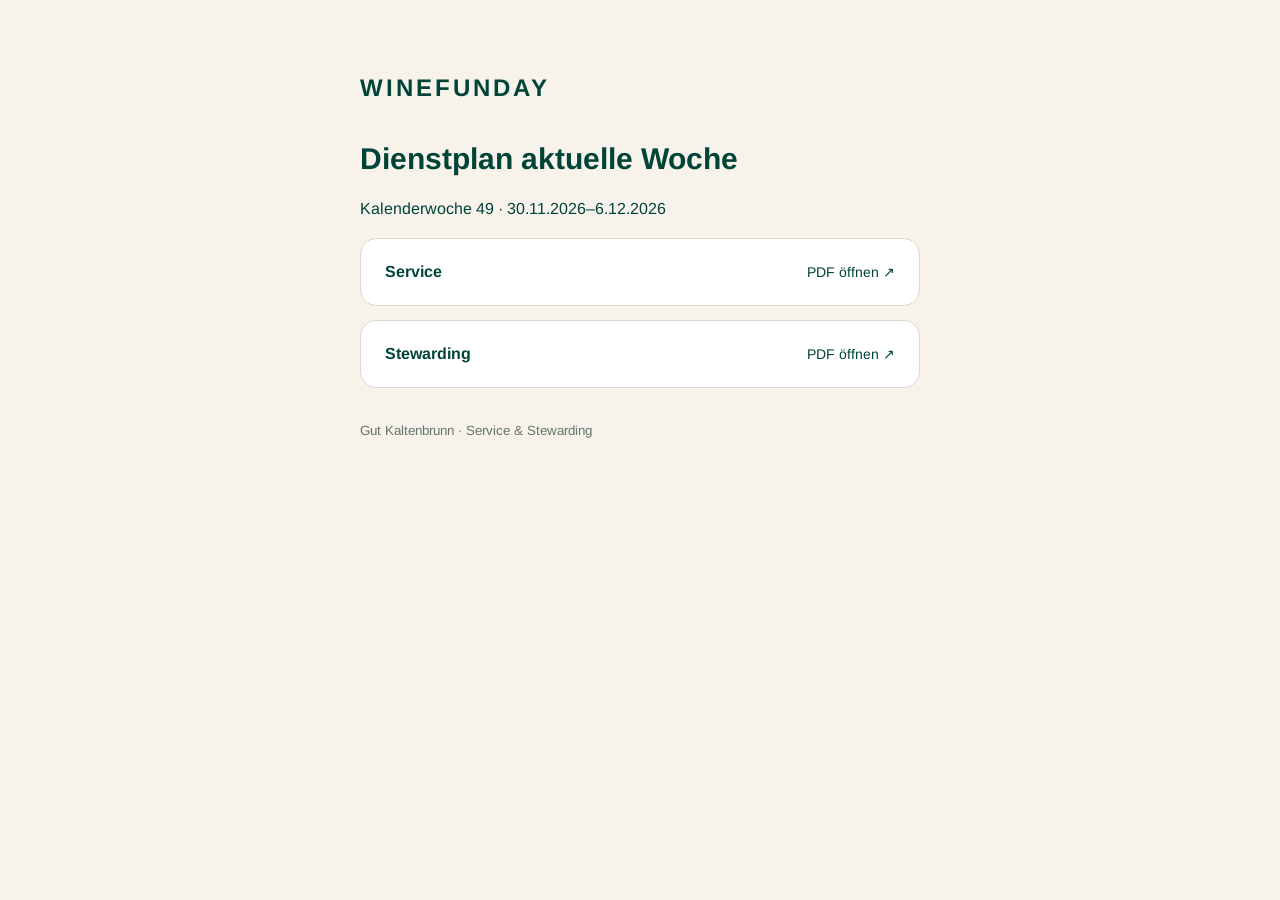
<file: dienstplaene/aktuelle-woche.html>
<!doctype html><html lang="de"><head><meta charset="utf-8"><meta name="viewport" content="width=device-width,initial-scale=1"><meta name="robots" content="noindex,nofollow"><title>Dienstpläne · Gut Kaltenbrunn</title><style>body{background:#f7f3eb;color:#004438;font-family:Arial,sans-serif;margin:0}main{max-width:560px;margin:50px auto;padding:24px}.brand{font-size:24px;font-weight:bold;letter-spacing:3px}h1{font-size:30px;margin-top:40px}p{line-height:1.6}.plan{display:flex;align-items:center;justify-content:space-between;gap:16px;background:white;border:1px solid #ddd7cb;border-radius:16px;margin:14px 0;padding:24px;color:inherit;text-decoration:none}.plan span{font-size:14px}small{display:block;margin-top:35px;color:#65746e}</style><link rel="stylesheet" href="/typography.css?v=20261125" data-gkb-typography="20261125"></head><body><main><div class="brand">WINEFUNDAY</div><h1 id="title">Dienstpläne</h1><p id="dates"></p><section id="plans">Dienstpläne werden geladen …</section><small>Gut Kaltenbrunn · Service &amp; Stewarding</small></main><script>
const next=location.pathname.includes('naechste-woche');document.getElementById('title').textContent='Dienstplan '+(next?'nächste Woche':'aktuelle Woche');
function weekAt(now){const parts=Object.fromEntries(new Intl.DateTimeFormat('en-GB',{timeZone:'Europe/Berlin',year:'numeric',month:'2-digit',day:'2-digit',hour:'2-digit',hourCycle:'h23'}).formatToParts(now).map(x=>[x.type,x.value]));const d=new Date(Date.UTC(+parts.year,+parts.month-1,+parts.day));if(d.getUTCDay()===1&&+parts.hour<6)d.setUTCDate(d.getUTCDate()-1);const day=d.getUTCDay()||7;d.setUTCDate(d.getUTCDate()-day+1+(next?7:0));const monday=new Date(d);d.setUTCDate(d.getUTCDate()+3);const year=d.getUTCFullYear(),first=new Date(Date.UTC(year,0,4));first.setUTCDate(first.getUTCDate()+3-((first.getUTCDay()+6)%7));return{year,week:1+Math.round((d-first)/604800000),monday};}
async function render(){const x=weekAt(new Date()),end=new Date(x.monday);end.setUTCDate(end.getUTCDate()+6);const fmt=d=>d.toLocaleDateString('de-DE',{timeZone:'UTC'});document.getElementById('dates').textContent=`Kalenderwoche ${x.week} · ${fmt(x.monday)}–${fmt(end)}`;try{const r=await fetch('/dienstplaene/plaene.json',{cache:'no-store'});if(!r.ok)throw Error();const data=await r.json();const box=document.getElementById('plans');box.replaceChildren();for(const department of ['Service','Stewarding']){const plan=data.plans.find(p=>p.department===department&&p.year===x.year&&p.week===x.week);const node=document.createElement(plan?'a':'div');node.className='plan';if(plan){node.href=plan.url;node.target='_blank';node.rel='noopener';}const name=document.createElement('strong');name.textContent=department;const hint=document.createElement('span');hint.textContent=plan?'PDF öffnen ↗':'Noch nicht veröffentlicht';node.append(name,hint);box.append(node);}}catch{document.getElementById('plans').textContent='Dienstpläne konnten nicht geladen werden. Bitte erneut versuchen.'}}
render();setInterval(render,60000);
</script></body></html>
</file>
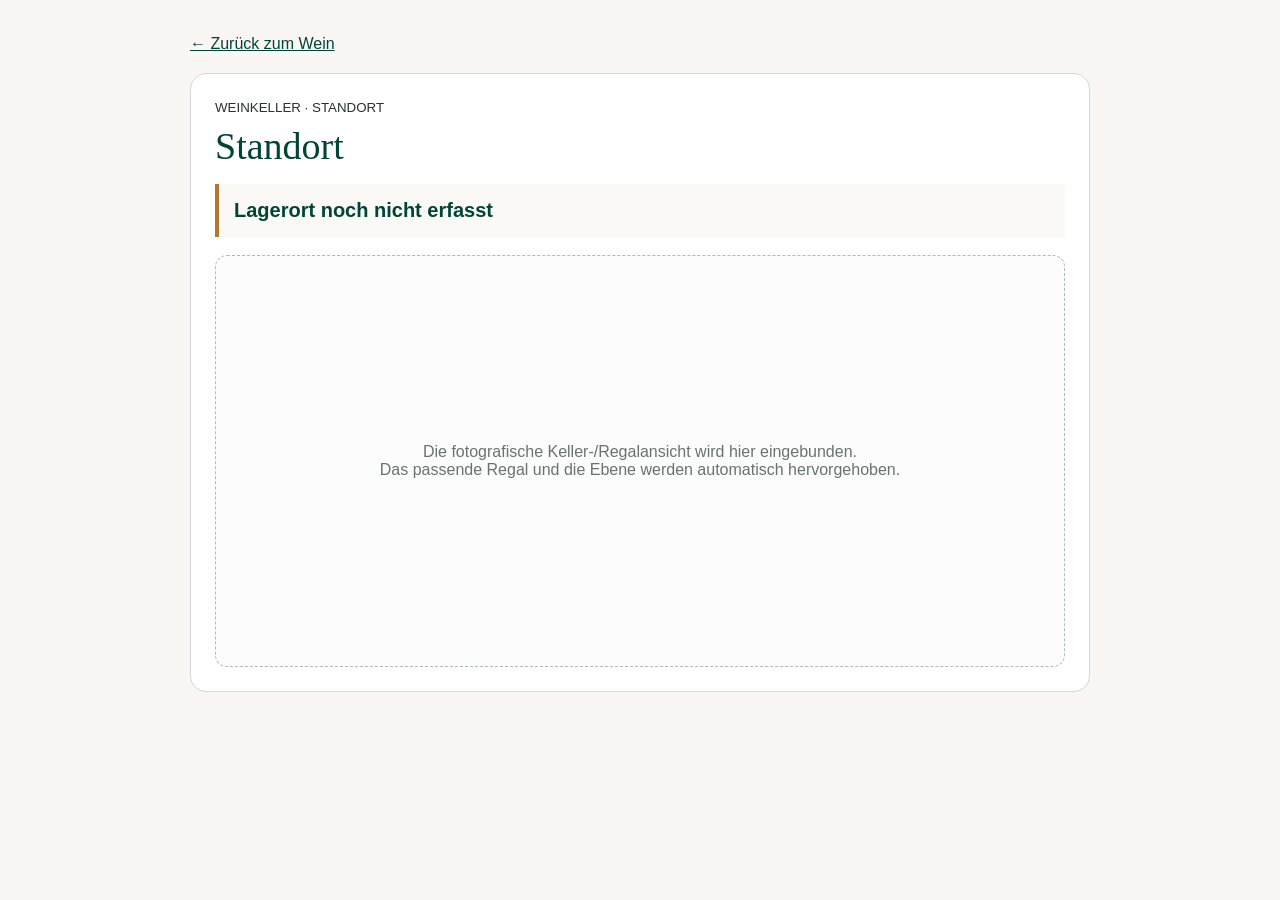
<file: weinkeller/standort.html>
<!doctype html><html lang="de"><head><meta charset="utf-8"><meta name="viewport" content="width=device-width,initial-scale=1"><meta name="theme-color" content="#004438"><title>Standort · Weinkeller</title><style>body{margin:0;background:#F9F6F3;color:#26332f;font-family:Candara,Optima,"Segoe UI",Arial,sans-serif}.shell{width:min(900px,calc(100% - 28px));margin:35px auto}.back{color:#004438}.card{margin-top:20px;background:#fff;border:1px solid #d5d8d7;border-radius:16px;padding:24px}h1{font:400 38px Georgia,serif;color:#004438;margin:8px 0}.wine-meta{margin:-2px 0 14px;color:#596562;font-size:17px}.wine-meta b{color:#004438}.loc{margin:18px 0;padding:15px;border-left:4px solid #b3772d;background:#faf9f5}.loc b{display:block;color:#004438;font-size:20px}.map{min-height:360px;border:1px dashed #aebbb6;border-radius:12px;display:grid;place-items:center;text-align:center;padding:25px;color:#68736f;background:#fbfcfb}@media(max-width:580px){.shell{margin-top:18px}.map{min-height:280px}}</style></head><body><main class="shell"><a class="back" id="back" href="./">← Zurück zum Wein</a><article class="card"><small>WEINKELLER · STANDORT</small><h1 id="title">Standort</h1><div id="wineMeta" class="wine-meta"></div><div id="loc"></div><div class="map" id="map">Die fotografische Keller-/Regalansicht wird hier eingebunden.<br>Das passende Regal und die Ebene werden automatisch hervorgehoben.</div></article></main><script>const id=new URLSearchParams(location.search).get('id');back.href='./'+(id?'?id='+encodeURIComponent(id):'');Promise.all([fetch('../wines.json').then(r=>r.json()),fetch('./locations.json').then(r=>r.json())]).then(([wines,locations])=>{const w=wines.find(x=>x.id===id);if(w){title.textContent=[w.name,w.year].filter(Boolean).join(' · ');wineMeta.innerHTML=w.size?'<b>Flaschengröße:</b> '+String(w.size):''}const a=Array.isArray(locations[id])?locations[id]:[];loc.innerHTML=a.length?a.map(x=>'<div class="loc"><b>'+x.place+' · '+x.rack+' · Ebene '+x.level+'</b><span>'+x.code+'</span></div>').join(''):'<div class="loc"><b>Lagerort noch nicht erfasst</b></div>'})</script></body></html>
</file>
<file: typography.css>
/* cyrillic-ext */
@font-face {
  font-family: 'Arimo';
  font-style: italic;
  font-weight: 400 700;
  font-display: swap;
  src: url("fonts/arimo-0.woff2") format('woff2');
  unicode-range: U+0460-052F, U+1C80-1C8A, U+20B4, U+2DE0-2DFF, U+A640-A69F, U+FE2E-FE2F;
}
/* cyrillic */
@font-face {
  font-family: 'Arimo';
  font-style: italic;
  font-weight: 400 700;
  font-display: swap;
  src: url("fonts/arimo-1.woff2") format('woff2');
  unicode-range: U+0301, U+0400-045F, U+0490-0491, U+04B0-04B1, U+2116;
}
/* greek-ext */
@font-face {
  font-family: 'Arimo';
  font-style: italic;
  font-weight: 400 700;
  font-display: swap;
  src: url("fonts/arimo-2.woff2") format('woff2');
  unicode-range: U+1F00-1FFF;
}
/* greek */
@font-face {
  font-family: 'Arimo';
  font-style: italic;
  font-weight: 400 700;
  font-display: swap;
  src: url("fonts/arimo-3.woff2") format('woff2');
  unicode-range: U+0370-0377, U+037A-037F, U+0384-038A, U+038C, U+038E-03A1, U+03A3-03FF;
}
/* hebrew */
@font-face {
  font-family: 'Arimo';
  font-style: italic;
  font-weight: 400 700;
  font-display: swap;
  src: url("fonts/arimo-4.woff2") format('woff2');
  unicode-range: U+0307-0308, U+0590-05FF, U+200C-2010, U+20AA, U+25CC, U+FB1D-FB4F;
}
/* vietnamese */
@font-face {
  font-family: 'Arimo';
  font-style: italic;
  font-weight: 400 700;
  font-display: swap;
  src: url("fonts/arimo-5.woff2") format('woff2');
  unicode-range: U+0102-0103, U+0110-0111, U+0128-0129, U+0168-0169, U+01A0-01A1, U+01AF-01B0, U+0300-0301, U+0303-0304, U+0308-0309, U+0323, U+0329, U+1EA0-1EF9, U+20AB;
}
/* latin-ext */
@font-face {
  font-family: 'Arimo';
  font-style: italic;
  font-weight: 400 700;
  font-display: swap;
  src: url("fonts/arimo-6.woff2") format('woff2');
  unicode-range: U+0100-02BA, U+02BD-02C5, U+02C7-02CC, U+02CE-02D7, U+02DD-02FF, U+0304, U+0308, U+0329, U+1D00-1DBF, U+1E00-1E9F, U+1EF2-1EFF, U+2020, U+20A0-20AB, U+20AD-20C4, U+2113, U+2C60-2C7F, U+A720-A7FF;
}
/* latin */
@font-face {
  font-family: 'Arimo';
  font-style: italic;
  font-weight: 400 700;
  font-display: swap;
  src: url("fonts/arimo-7.woff2") format('woff2');
  unicode-range: U+0000-00FF, U+0131, U+0152-0153, U+02BB-02BC, U+02C6, U+02DA, U+02DC, U+0304, U+0308, U+0329, U+2000-206F, U+20AC, U+2122, U+2191, U+2193, U+2212, U+2215, U+FEFF, U+FFFD;
}
/* cyrillic-ext */
@font-face {
  font-family: 'Arimo';
  font-style: normal;
  font-weight: 400 700;
  font-display: swap;
  src: url("fonts/arimo-8.woff2") format('woff2');
  unicode-range: U+0460-052F, U+1C80-1C8A, U+20B4, U+2DE0-2DFF, U+A640-A69F, U+FE2E-FE2F;
}
/* cyrillic */
@font-face {
  font-family: 'Arimo';
  font-style: normal;
  font-weight: 400 700;
  font-display: swap;
  src: url("fonts/arimo-9.woff2") format('woff2');
  unicode-range: U+0301, U+0400-045F, U+0490-0491, U+04B0-04B1, U+2116;
}
/* greek-ext */
@font-face {
  font-family: 'Arimo';
  font-style: normal;
  font-weight: 400 700;
  font-display: swap;
  src: url("fonts/arimo-10.woff2") format('woff2');
  unicode-range: U+1F00-1FFF;
}
/* greek */
@font-face {
  font-family: 'Arimo';
  font-style: normal;
  font-weight: 400 700;
  font-display: swap;
  src: url("fonts/arimo-11.woff2") format('woff2');
  unicode-range: U+0370-0377, U+037A-037F, U+0384-038A, U+038C, U+038E-03A1, U+03A3-03FF;
}
/* hebrew */
@font-face {
  font-family: 'Arimo';
  font-style: normal;
  font-weight: 400 700;
  font-display: swap;
  src: url("fonts/arimo-12.woff2") format('woff2');
  unicode-range: U+0307-0308, U+0590-05FF, U+200C-2010, U+20AA, U+25CC, U+FB1D-FB4F;
}
/* vietnamese */
@font-face {
  font-family: 'Arimo';
  font-style: normal;
  font-weight: 400 700;
  font-display: swap;
  src: url("fonts/arimo-13.woff2") format('woff2');
  unicode-range: U+0102-0103, U+0110-0111, U+0128-0129, U+0168-0169, U+01A0-01A1, U+01AF-01B0, U+0300-0301, U+0303-0304, U+0308-0309, U+0323, U+0329, U+1EA0-1EF9, U+20AB;
}
/* latin-ext */
@font-face {
  font-family: 'Arimo';
  font-style: normal;
  font-weight: 400 700;
  font-display: swap;
  src: url("fonts/arimo-14.woff2") format('woff2');
  unicode-range: U+0100-02BA, U+02BD-02C5, U+02C7-02CC, U+02CE-02D7, U+02DD-02FF, U+0304, U+0308, U+0329, U+1D00-1DBF, U+1E00-1E9F, U+1EF2-1EFF, U+2020, U+20A0-20AB, U+20AD-20C4, U+2113, U+2C60-2C7F, U+A720-A7FF;
}
/* latin */
@font-face {
  font-family: 'Arimo';
  font-style: normal;
  font-weight: 400 700;
  font-display: swap;
  src: url("fonts/arimo-15.woff2") format('woff2');
  unicode-range: U+0000-00FF, U+0131, U+0152-0153, U+02BB-02BC, U+02C6, U+02DA, U+02DC, U+0304, U+0308, U+0329, U+2000-206F, U+20AC, U+2122, U+2191, U+2193, U+2212, U+2215, U+FEFF, U+FFFD;
}

/* Shared web typography, 25.11.2026. Fonts are served by this app itself. */
/* Important rules in this layer also override legacy unlayered !important
   font declarations used by the embedded wine screens. */
@layer gkb-typography {
  :root { --gkb-font-sans: 'Arimo', Arial, 'Segoe UI', sans-serif; }
  :where(html, body, body *) { font-family: var(--gkb-font-sans) !important; }
  :where(pre, code, kbd, samp, pre *, code *) { font-family: ui-monospace, 'Courier New', monospace !important; }
}
</file>
<file: kalender/style.css>
@import url('https://fonts.googleapis.com/css2?family=DM+Sans:wght@400;500;600;700&family=Libre+Caslon+Display&display=swap');
:root{color-scheme:light;--green:#203e36;--muted:#68736c;--line:#dce1d9;--paper:#fffef9;--gold:#ae8957}*{box-sizing:border-box}body{margin:0;background:#f2f3ec;color:var(--green);font-family:'DM Sans',Arial,sans-serif}main{max-width:1120px;margin:auto;padding:38px 36px 24px}.masthead{padding:0 0 30px}.brand{font-size:14px;font-weight:700;letter-spacing:2px;border-bottom:1px solid var(--line);padding-bottom:20px;margin-bottom:34px}.brand span{float:right;font-size:10px;font-weight:500;letter-spacing:2px;margin-top:3px}.eyebrow{font-size:10px;letter-spacing:2px;color:var(--muted);font-weight:700;margin:0 0 12px}h1{font-family:'Libre Caslon Display',Georgia,serif;font-size:58px;font-weight:400;letter-spacing:-1px;line-height:1.06;margin:0 0 14px}.intro{color:var(--muted);font-size:15px;margin:0 0 18px}.stand{font-size:12px;background:#e7ebe2;display:inline-block;padding:9px 13px;margin:0;border-radius:5px}.calendar-panel{border:1px solid var(--line);background:var(--paper);border-radius:12px;overflow:hidden;box-shadow:0 8px 30px #203e3606}.toolbar{display:flex;align-items:center;justify-content:space-between;padding:24px}.month-nav{display:flex;align-items:center;gap:18px}.month-nav h2{font-size:23px;font-weight:500;margin:0;min-width:175px;text-align:center}button{font:inherit;color:inherit;cursor:pointer;background:transparent;border:1px solid var(--line);border-radius:6px;padding:9px 13px}button:hover{background:#e8ede5}button:focus-visible{outline:3px solid var(--gold);outline-offset:2px}button:disabled{opacity:.35;cursor:default}.weekdays,.grid{display:grid;grid-template-columns:repeat(7,minmax(0,1fr))}.weekdays{background:#f4f6ef;border-top:1px solid var(--line);border-bottom:1px solid var(--line)}.weekdays span{padding:12px 10px;text-align:right;color:var(--muted);font-size:11px;font-weight:600;letter-spacing:1px;text-transform:uppercase}.day{position:relative;min-height:115px;border:0;border-radius:0;border-right:1px solid var(--line);border-bottom:1px solid var(--line);padding:12px;text-align:left;display:flex;flex-direction:column;gap:8px;overflow:hidden}.day:nth-child(7n){border-right:0}.day.other{background:#f7f8f3;color:#acb3a8}.day.weekend:not(.other){background:#f9f9f3}.day.has-events{background:#eff3e9}.day.has-events:hover{background:#e3eadc}.day.today .number{background:var(--green);color:white;border-radius:50%;padding:4px;min-width:27px;text-align:center}.number{font-size:14px;align-self:flex-end;font-weight:500}.count{font-size:11px;font-weight:600;color:var(--green);display:flex;align-items:center;gap:5px}.dot{display:inline-block;width:6px;height:6px;border-radius:50%;background:var(--gold);flex-shrink:0}.preview{font-size:10px;line-height:1.35;color:#6a7568;display:-webkit-box;-webkit-line-clamp:2;-webkit-box-orient:vertical;overflow:hidden}.legend{font-size:11px;color:var(--muted);padding:18px 24px;display:flex;align-items:center;gap:7px}.range-symbol{margin-left:14px}.summary{text-align:right;font-size:12px;color:var(--muted);margin:18px 0 32px}footer{border-top:1px solid var(--line);padding-top:15px;color:var(--muted);font-size:11px;line-height:1.6}footer p{margin:4px 0}footer p:first-child{font-size:12px;font-weight:500;color:var(--green)}dialog{width:min(700px,calc(100% - 24px));max-height:88dvh;padding:0;border:1px solid var(--line);border-radius:14px;background:var(--paper);color:var(--green);box-shadow:0 20px 100px #0003}dialog::backdrop{background:#122a2466;backdrop-filter:blur(3px)}.dialog-header{padding:24px;display:flex;align-items:flex-start;justify-content:space-between;gap:12px;border-bottom:1px solid var(--line);background:var(--paper);position:sticky;top:0;z-index:1}.dialog-header h2{font-family:'Libre Caslon Display',Georgia,serif;font-weight:400;font-size:32px;margin:0}.dialog-header p:last-child{font-size:12px;color:var(--muted);margin:8px 0 0}#cards{padding:20px 24px;display:grid;gap:16px}.event-card{border:1px solid #bcc8b8;border-radius:8px;padding:18px;background:white;border-left:4px solid var(--gold)}.event-top{display:flex;justify-content:space-between;align-items:center;margin-bottom:14px}.event-top span{font-size:10px;text-transform:uppercase;letter-spacing:1.2px;color:var(--muted)}.pax{background:#ecf1e7;border-radius:5px;padding:6px 9px;font-size:13px;font-weight:600}.event-card dl{margin:0;display:grid;grid-template-columns:70px minmax(0,1fr);row-gap:10px;column-gap:14px;font-size:14px;line-height:1.5}.event-card dt{color:var(--muted);font-size:12px;padding-top:2px}.event-card dd{margin:0;overflow-wrap:anywhere}.event-card dd.occasion{font-weight:600}.range-note{border-top:1px solid var(--line);padding-top:12px;margin:15px 0 0;color:var(--muted);font-size:11px;line-height:1.5}.empty{text-align:center;padding:30px 10px;color:var(--muted);font-size:14px}.error{color:#933b37} @media(max-width:650px){main{padding:22px 12px}.brand{font-size:11px;letter-spacing:1.5px;margin-bottom:26px}.brand span{font-size:8px;letter-spacing:1px}h1{font-size:39px;letter-spacing:-.5px}.toolbar{padding:16px 12px}.month-nav{gap:8px}.month-nav h2{font-size:18px;min-width:137px}.toolbar button{padding:8px 10px}.day{min-height:85px;padding:8px 5px;gap:7px}.number{font-size:12px}.count{font-size:9px;gap:3px}.preview{display:none}.weekdays span{padding:10px 7px}.legend{padding:14px 12px;font-size:10px}.summary{text-align:left;line-height:1.5}.dialog-header{padding:20px 16px}.dialog-header h2{font-size:27px}#cards{padding:16px}.event-card{padding:15px}.event-card dl{font-size:13px;grid-template-columns:54px minmax(0,1fr);gap:8px 10px}.stand{font-size:11px;line-height:1.5}}
</file>
